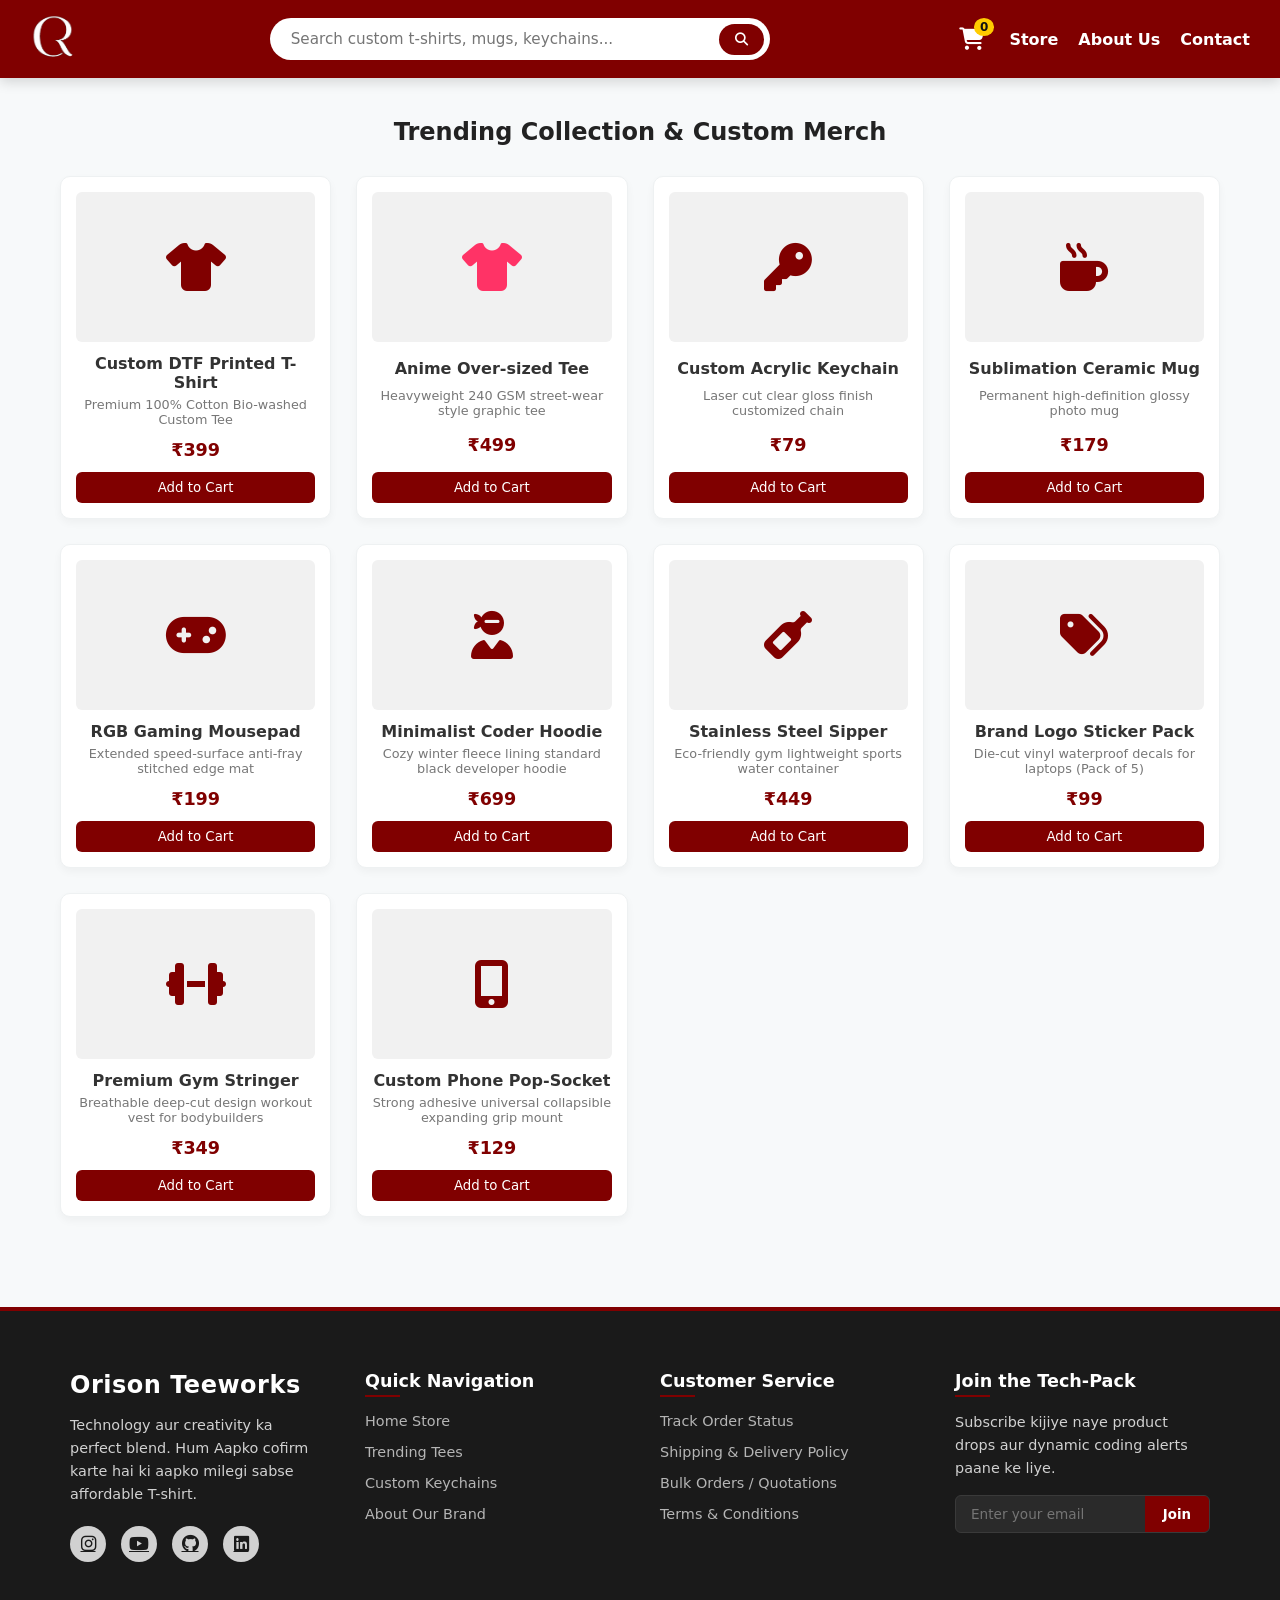
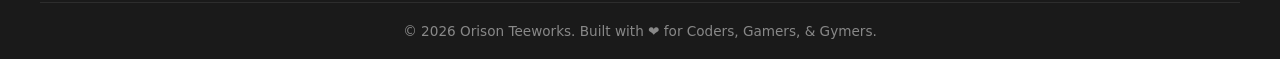
<file: index.html>
<!DOCTYPE html>
<html lang="en">
<head>
  <meta charset="UTF-8">
  <meta name="viewport" content="width=device-width, initial-scale=1.0">
  <title>Orison Teeworks | E-Commerce Store</title>
  <link rel="icon" href="images/lgm1.png" type="image/png">
  <link rel="stylesheet" href="style.css">
  <!-- FontAwesome Icons Library -->
  <link rel="stylesheet" href="https://cdnjs.cloudflare.com/ajax/libs/font-awesome/6.4.0/css/all.min.css">
</head>
<body>

  <!-- E-commerce Navbar -->
  <header>
    <div class="hdr-cntnt">
      <div class="logo">
        <a href="#"><img src="images/lg1.png" alt="Orison Logo" class="logo-img"></a>
      </div>
      
      <div class="search-container">
        <input type="text" placeholder="Search custom t-shirts, mugs, keychains..." id="search-input">
        <button id="search-btn"><i class="fas fa-search"></i></button>
      </div>
      
      <div class="header-actions">
        <!-- Interactive Cart Widget -->
        <div class="cart-box" id="cart-button">
          <i class="fas fa-shopping-cart"></i>
          <span class="cart-count" id="cart-count">0</span>
        </div>
        
        <div class="menu-toggle" id="mobile-menu">
          <span class="bar"></span>
          <span class="bar"></span>
          <span class="bar"></span>
        </div>

        <nav class="nav-links" id="nav-menu">
          <a href="#" class="hdr-snd">Store</a>
          <a href="about.html" class="hdr-snd">About Us</a>
          <a href="contact.html" class="hdr-snd">Contact</a>
        </nav>
      </div>
    </div>
  </header>

  <!-- Interactive Sliding Cart Drawer Widget -->
  <div class="cart-drawer" id="cart-drawer">
    <div class="drawer-header">
      <h3>Shopping Cart</h3>
      <span class="close-drawer" id="close-drawer">&times;</span>
    </div>
    <div class="drawer-content" id="drawer-items">
      <p class="empty-msg">Your cart is empty.</p>
    </div>
    <div class="drawer-footer">
        <!-- Customer Info Input Group -->
      <div class="customer-info-fields" style="margin-bottom: 15px;">
        <input type="text" id="cust-name" placeholder="Aapka Naam (Your Name)" style="width: 100%; padding: 8px 12px; margin-bottom: 8px; border: 1px solid #ccc; border-radius: 4px; outline: none;">
      </div>

      <div class="total-row">
        <span>Total Amount:</span>
        <span id="cart-total-price">₹0</span>
      </div>
      <!-- HTML Code line inside drawer-footer -->
<button class="checkout-btn" onclick="proceedToWhatsAppCheckout()">Checkout Now</button>
    </div>
  </div>

  <!-- Dynamic Product Inventory Showcase Grid -->
  <main class="store-showcase">
    <h2>Trending Collection & Custom Merch</h2>
    
    <div class="product-grid">
      <!-- Product 1 -->
      <div class="product-card" data-id="1" data-name="Custom DTF Printed T-Shirt" data-price="399">
        <div class="product-img-placeholder"><i class="fas fa-tshirt"></i></div>
        <h3>Custom DTF Printed T-Shirt</h3>
        <p class="desc">Premium 100% Cotton Bio-washed Custom Tee</p>
        <p class="price">₹399</p>
        <button class="add-to-cart-btn">Add to Cart</button>
      </div>

      <!-- Product 2 -->
      <div class="product-card" data-id="2" data-name="Anime Over-sized Tee" data-price="499">
        <div class="product-img-placeholder"><i class="fas fa-tshirt" style="color: #ff3366;"></i></div>
        <h3>Anime Over-sized Tee</h3>
        <p class="desc">Heavyweight 240 GSM street-wear style graphic tee</p>
        <p class="price">₹499</p>
        <button class="add-to-cart-btn">Add to Cart</button>
      </div>

      <!-- Product 3 -->
      <div class="product-card" data-id="3" data-name="Custom Acrylic Keychain" data-price="79">
        <div class="product-img-placeholder"><i class="fas fa-key"></i></div>
        <h3>Custom Acrylic Keychain</h3>
        <p class="desc">Laser cut clear gloss finish customized chain</p>
        <p class="price">₹79</p>
        <button class="add-to-cart-btn">Add to Cart</button>
      </div>

      <!-- Product 4 -->
      <div class="product-card" data-id="4" data-name="Sublimation Ceramic Mug" data-price="179">
        <div class="product-img-placeholder"><i class="fas fa-mug-hot"></i></div>
        <h3>Sublimation Ceramic Mug</h3>
        <p class="desc">Permanent high-definition glossy photo mug</p>
        <p class="price">₹179</p>
        <button class="add-to-cart-btn">Add to Cart</button>
      </div>

      <!-- Product 5 -->
      <div class="product-card" data-id="5" data-name="RGB Mechanical Gaming Mousepad" data-price="199">
        <div class="product-img-placeholder"><i class="fas fa-gamepad"></i></div>
        <h3>RGB Gaming Mousepad</h3>
        <p class="desc">Extended speed-surface anti-fray stitched edge mat</p>
        <p class="price">₹199</p>
        <button class="add-to-cart-btn">Add to Cart</button>
      </div>

      <!-- Product 6 -->
      <div class="product-card" data-id="6" data-name="Minimalist Coder Hoodie" data-price="699">
        <div class="product-img-placeholder"><i class="fas fa-user-ninja"></i></div>
        <h3>Minimalist Coder Hoodie</h3>
        <p class="desc">Cozy winter fleece lining standard black developer hoodie</p>
        <p class="price">₹699</p>
        <button class="add-to-cart-btn">Add to Cart</button>
      </div>

      <!-- Product 7 -->
      <div class="product-card" data-id="7" data-name="Custom Stainless Steel Sipper" data-price="449">
        <div class="product-img-placeholder"><i class="fas fa-wine-bottle"></i></div>
        <h3>Stainless Steel Sipper</h3>
        <p class="desc">Eco-friendly gym lightweight sports water container</p>
        <p class="price">₹449</p>
        <button class="add-to-cart-btn">Add to Cart</button>
      </div>

      <!-- Product 8 -->
      <div class="product-card" data-id="8" data-name="Custom Brand Logo Sticker Pack" data-price="99">
        <div class="product-img-placeholder"><i class="fas fa-tags"></i></div>
        <h3>Brand Logo Sticker Pack</h3>
        <p class="desc">Die-cut vinyl waterproof decals for laptops (Pack of 5)</p>
        <p class="price">₹99</p>
        <button class="add-to-cart-btn">Add to Cart</button>
      </div>

      <!-- Product 9 -->
      <div class="product-card" data-id="9" data-name="Premium Gym Stringer" data-price="349">
        <div class="product-img-placeholder"><i class="fas fa-dumbbell"></i></div>
        <h3>Premium Gym Stringer</h3>
        <p class="desc">Breathable deep-cut design workout vest for bodybuilders</p>
        <p class="price">₹349</p>
        <button class="add-to-cart-btn">Add to Cart</button>
      </div>

      <!-- Product 10 -->
      <div class="product-card" data-id="10" data-name="Custom Pop-Socket Gripper" data-price="129">
        <div class="product-img-placeholder"><i class="fas fa-mobile-alt"></i></div>
        <h3>Custom Phone Pop-Socket</h3>
        <p class="desc">Strong adhesive universal collapsible expanding grip mount</p>
        <p class="price">₹129</p>
        <button class="add-to-cart-btn">Add to Cart</button>
      </div>

    </div>
  </main>

  <!-- Premium E-Commerce Footer Section -->
  <footer>
    <div class="ftr-container">
      
      <!-- Column 1: Brand Intro & Social Handles -->
      <div class="ftr-col brand-info">
        <h3>Orison Teeworks</h3>
        <p>Technology aur creativity ka perfect blend. Hum Aapko cofirm karte hai ki aapko milegi sabse affordable T-shirt.</p>
        <div class="social-icons">
          <a href="https://www.instagram.com/orison_tworks/" target="_blank"><i class="fab fa-instagram"></i></a>
          <a href="#" target="_blank"><i class="fab fa-youtube"></i></a>
          <a href="#" target="_blank"><i class="fab fa-github"></i></a>
          <a href="#" target="_blank"><i class="fab fa-linkedin"></i></a>
        </div>
      </div>

      <!-- Column 2: Quick Links -->
      <div class="ftr-col">
        <h4>Quick Navigation</h4>
        <ul>
          <li><a href="#">Home Store</a></li>
          <li><a href="trending.html">Trending Tees</a></li>
          <li><a href="keychains.html">Custom Keychains</a></li>
          <li><a href="about.html">About Our Brand</a></li>
        </ul>
      </div>

      <!-- Column 3: Customer Support Services -->
      <div class="ftr-col">
        <h4>Customer Service</h4>
        <ul>
          <li><a href="track-order.html">Track Order Status</a></li>
          <li><a href="shipping.html">Shipping & Delivery Policy</a></li>
          <li><a href="bulk-orders.html">Bulk Orders / Quotations</a></li>
          <li><a href="terms.html">Terms & Conditions</a></li>
        </ul>
      </div>

      <!-- Column 4: Newsletter Dynamic Box -->
      <div class="ftr-col newsletter">
        <h4>Join the Tech-Pack</h4>
        <p>Subscribe kijiye naye product drops aur dynamic coding alerts paane ke liye.</p>
        <div class="subscribe-form">
          <input type="email" placeholder="Enter your email" id="ftr-email">
          <button type="button" onclick="alert('Awesome! Welcome to the inner circle.')">Join</button>
        </div>
      </div>

    </div>

    <!-- Copyright Layer Frame -->
    <div class="ftr-bottom">
      <p>&copy; 2026 Orison Teeworks. Built with ❤️ for Coders, Gamers, & Gymers.</p>
    </div>
  </footer>

  <script src="script.js"></script>
</body>
</html>
</file>
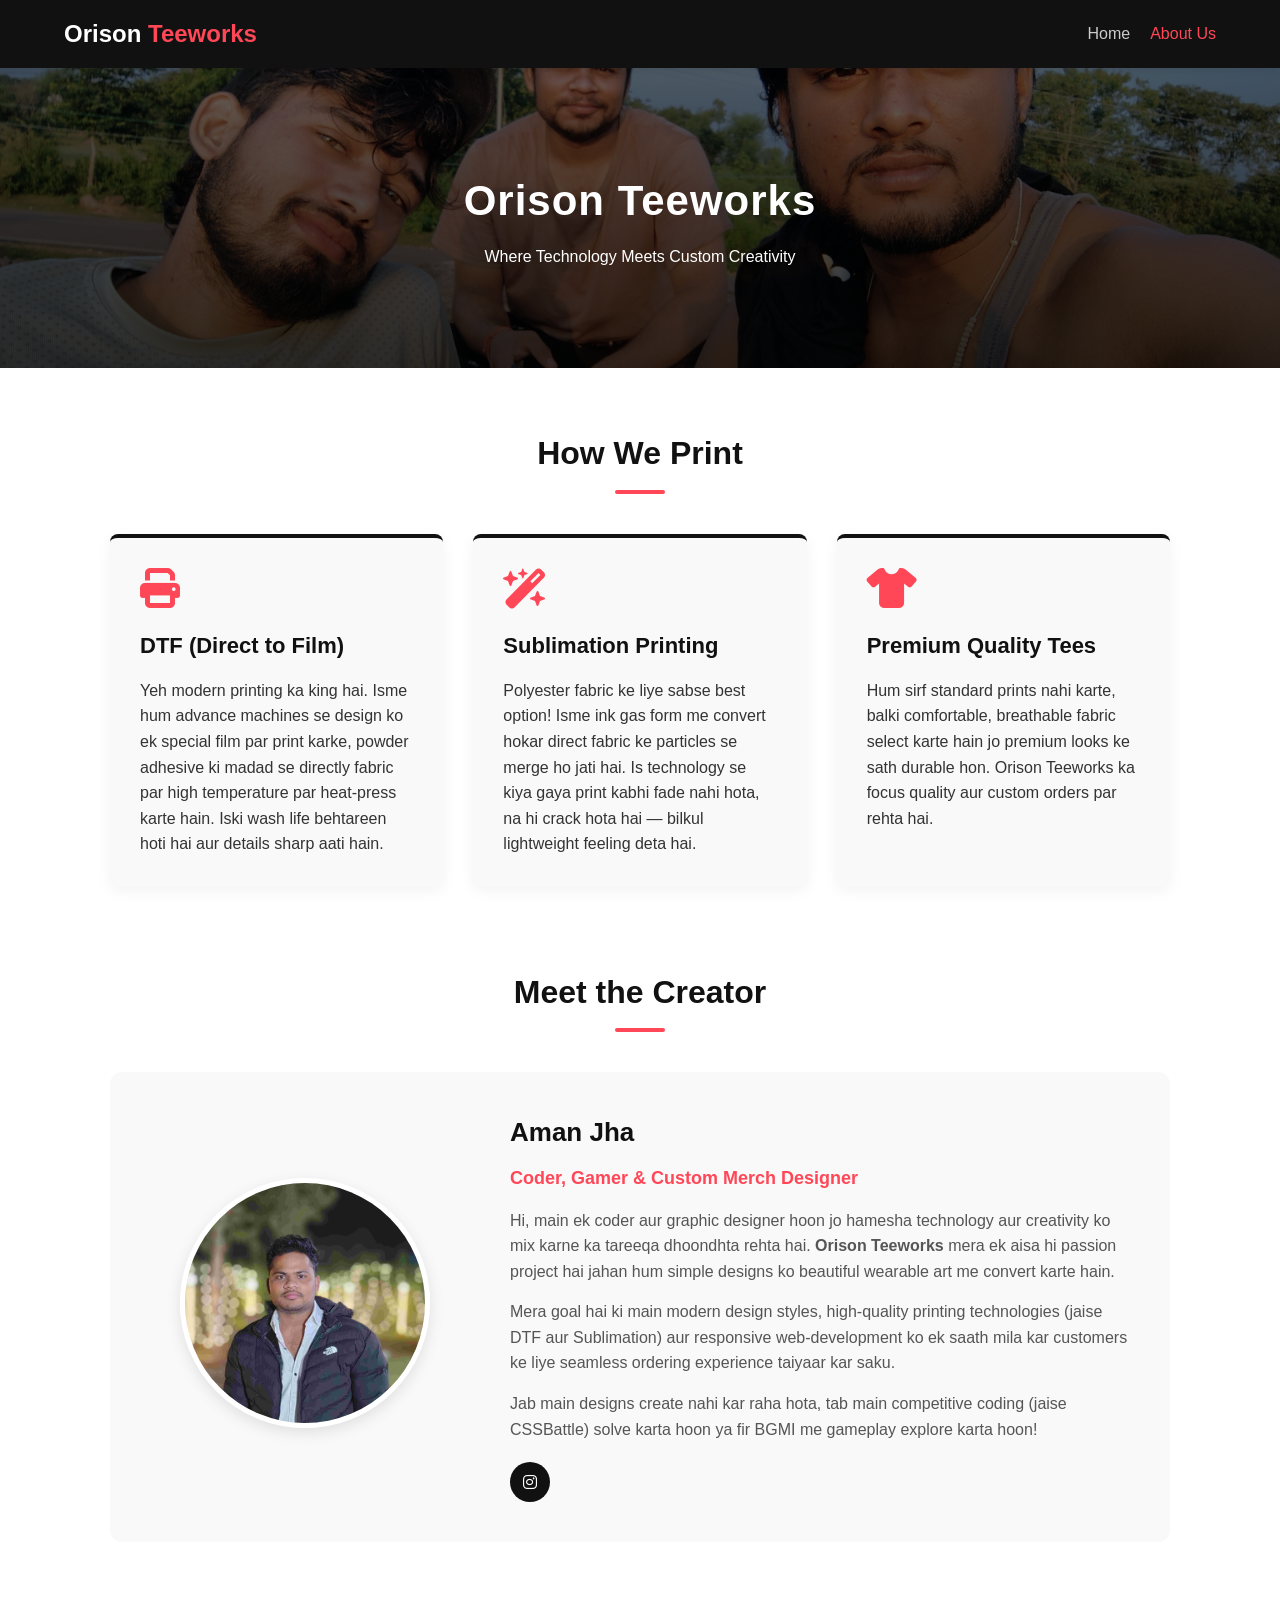
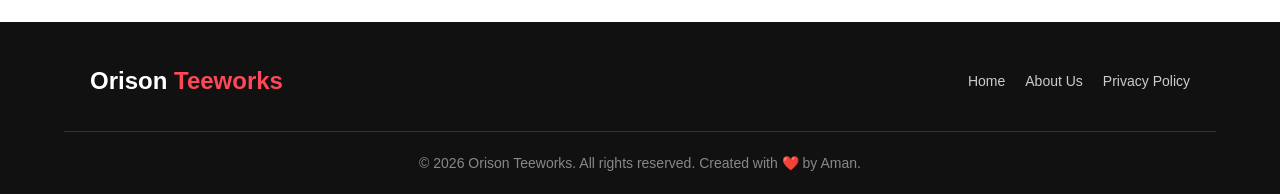
<file: about.html>
<!DOCTYPE html>
<html lang="en">
<head>
  <meta charset="UTF-8">
  <meta name="viewport" content="width=device-width, initial-scale=1.0">
  <title>About Us | Orison Teeworks</title>
  <link rel="icon" href="images/lgm1.png?v=2" type="image/png">
  <!-- FontAwesome for Icons -->
  <link rel="stylesheet" href="https://cdnjs.cloudflare.com/ajax/libs/font-awesome/6.4.0/css/all.min.css">
  <link rel="stylesheet" href="aboutstyle.css">
</head>
<body>

  <!-- HEADER -->
  <header>
    <a href="index.html" class="logo">Orison <span>Teeworks</span></a>
    <nav>
      <ul>
        <li><a href="index.html">Home</a></li>
        <li><a href="about.html" class="active">About Us</a></li>
      </ul>
    </nav>
  </header>

  <!-- HERO SECTION -->
  <section class="about-hero">
    <div>
      <h1>Orison Teeworks</h1>
      <p>Where Technology Meets Custom Creativity</p>
    </div>
  </section>

  <!-- MAIN CONTAINER -->
  <main class="container">
    
    <!-- SECTION 1: T-SHIRT PRINTING PROCESSES -->
    <h2 class="section-title">How We Print</h2>
    <div class="printing-grid">
      
      <!-- Card 1: DTF -->
      <div class="tech-card">
        <i class="fa-solid fa-print"></i>
        <h3>DTF (Direct to Film)</h3>
        <p>Yeh modern printing ka king hai. Isme hum advance machines se design ko ek special film par print karke, powder adhesive ki madad se directly fabric par high temperature par heat-press karte hain. Iski wash life behtareen hoti hai aur details sharp aati hain.</p>
      </div>

      <!-- Card 2: Sublimation -->
      <div class="tech-card">
        <i class="fa-solid fa-wand-magic-sparkles"></i>
        <h3>Sublimation Printing</h3>
        <p>Polyester fabric ke liye sabse best option! Isme ink gas form me convert hokar direct fabric ke particles se merge ho jati hai. Is technology se kiya gaya print kabhi fade nahi hota, na hi crack hota hai — bilkul lightweight feeling deta hai.</p>
      </div>

      <!-- Card 3: Custom Merch -->
      <div class="tech-card">
        <i class="fa-solid fa-shirt"></i>
        <h3>Premium Quality Tees</h3>
        <p>Hum sirf standard prints nahi karte, balki comfortable, breathable fabric select karte hain jo premium looks ke sath durable hon. Orison Teeworks ka focus quality aur custom orders par rehta hai.</p>
      </div>

    </div>

    <!-- SECTION 2: ABOUT THE CREATOR -->
    <h2 class="section-title">Meet the Creator</h2>
    <div class="about-me-wrapper">
      <div class="about-me-img">
        <!-- Tum yahan apni photo ka path laga sakte ho (assets/aman.jpg) -->
        <img src="images/Mngr-dsinr.jpg" alt="Aman Jha">
      </div>
      <div class="about-me-content">
        <h3>Aman Jha</h3>
        <div class="role">Coder, Gamer & Custom Merch Designer</div>
        <p>Hi, main ek coder aur graphic designer hoon jo hamesha technology aur creativity ko mix karne ka tareeqa dhoondhta rehta hai. <strong>Orison Teeworks</strong> mera ek aisa hi passion project hai jahan hum simple designs ko beautiful wearable art me convert karte hain.</p>
        <p>Mera goal hai ki main modern design styles, high-quality printing technologies (jaise DTF aur Sublimation) aur responsive web-development ko ek saath mila kar customers ke liye seamless ordering experience taiyaar kar saku.</p>
        <p>Jab main designs create nahi kar raha hota, tab main competitive coding (jaise CSSBattle) solve karta hoon ya fir BGMI me gameplay explore karta hoon!</p>
        
        <div class="social-links">
          <a href="https://www.instagram.com/orison_tworks/" target="_blank"><i class="fa-brands fa-instagram"></i></a>
          <!-- <a href="#" target="_blank"><i class="fa-brands fa-youtube"></i></a>
          <a href="#" target="_blank"><i class="fa-brands fa-github"></i></a> -->
        </div>
      </div>
    </div>

  </main>

  <!-- FOOTER -->
  <footer>
    <div class="footer-content">
      <div class="footer-logo">Orison <span>Teeworks</span></div>
      <div class="footer-links">
        <a href="index.html">Home</a>
        <a href="about.html">About Us</a>
        <a href="#">Privacy Policy</a>
      </div>
    </div>
    <div class="footer-bottom">
      &copy; 2026 Orison Teeworks. All rights reserved. Created with ❤️ by Aman.
    </div>
  </footer>

</body>
</html>
</file>
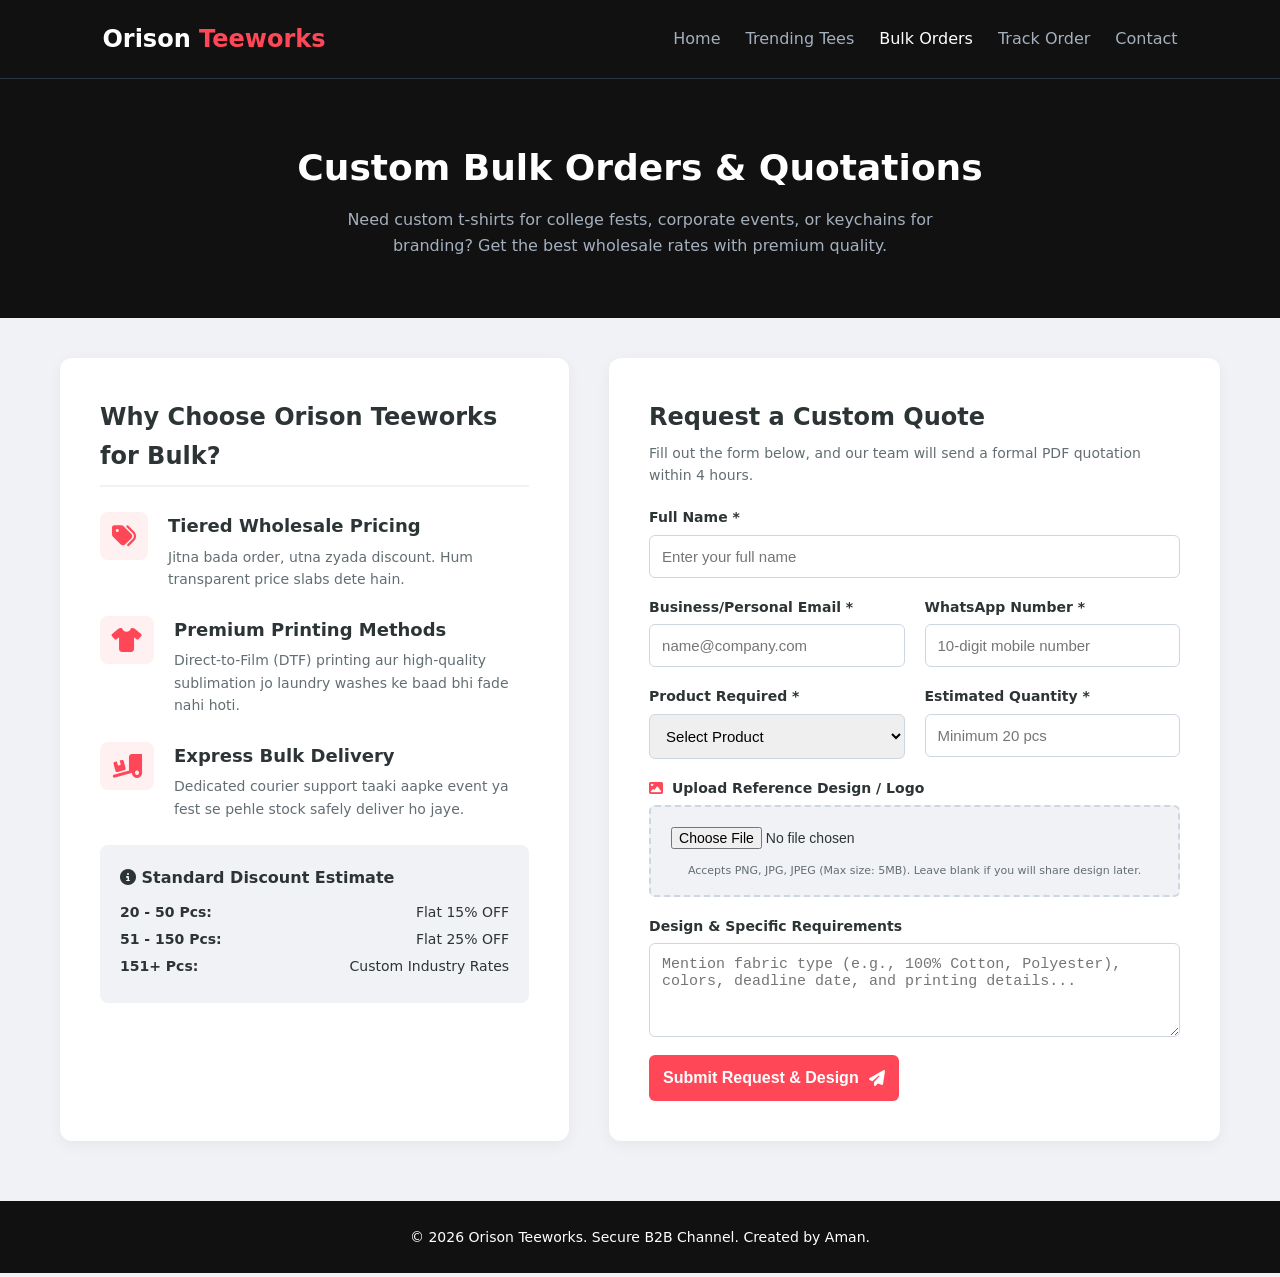
<file: bulk-orders.html>
<!DOCTYPE html>
<html lang="en">
<head>
  <meta charset="UTF-8">
  <meta name="viewport" content="width=device-width, initial-scale=1.0">
  <title>Bulk Orders & Quotations | Orison Teeworks</title>
  <link rel="stylesheet" href="https://cdnjs.cloudflare.com/ajax/libs/font-awesome/6.4.0/css/all.min.css">
  <link rel="stylesheet" href="bulk-style.css">
</head>
<body>

  <!-- HEADER -->
  <header>
    <a href="index.html" class="logo">Orison <span>Teeworks</span></a>
    <nav>
      <ul class="nav-links">
        <li><a href="index.html">Home</a></li>
        <li><a href="trending.html">Trending Tees</a></li>
        <li><a href="bulk-orders.html" class="active">Bulk Orders</a></li>
        <li><a href="track-order.html">Track Order</a></li>
        <li><a href="contact.html">Contact</a></li>
      </ul>
    </nav>
  </header>

  <!-- HERO SECTION -->
  <section class="bulk-hero">
    <h1>Custom Bulk Orders & Quotations</h1>
    <p>Need custom t-shirts for college fests, corporate events, or keychains for branding? Get the best wholesale rates with premium quality.</p>
  </section>

  <!-- MAIN CONTAINER -->
  <main class="bulk-container">
    
    <!-- LEFT SIDE: BENEFITS -->
    <div class="bulk-info">
      <h3>Why Choose Orison Teeworks for Bulk?</h3>
      
      <div class="benefit-item">
        <i class="fa-solid fa-tags"></i>
        <div>
          <h4>Tiered Wholesale Pricing</h4>
          <p>Jitna bada order, utna zyada discount. Hum transparent price slabs dete hain.</p>
        </div>
      </div>

      <div class="benefit-item">
        <i class="fa-solid fa-shirt"></i>
        <div>
          <h4>Premium Printing Methods</h4>
          <p>Direct-to-Film (DTF) printing aur high-quality sublimation jo laundry washes ke baad bhi fade nahi hoti.</p>
        </div>
      </div>

      <div class="benefit-item">
        <i class="fa-solid fa-truck-ramp-box"></i>
        <div>
          <h4>Express Bulk Delivery</h4>
          <p>Dedicated courier support taaki aapke event ya fest se pehle stock safely deliver ho jaye.</p>
        </div>
      </div>

      <div class="price-slabs">
        <h4><i class="fa-solid fa-circle-info"></i> Standard Discount Estimate</h4>
        <ul>
          <li><strong>20 - 50 Pcs:</strong> Flat 15% OFF</li>
          <li><strong>51 - 150 Pcs:</strong> Flat 25% OFF</li>
          <li><strong>151+ Pcs:</strong> Custom Industry Rates</li>
        </ul>
      </div>
    </div>

    <!-- RIGHT SIDE: SECURE FORM WITH FILE UPLOAD -->
<div class="bulk-form-wrapper">
  <h3>Request a Custom Quote</h3>
  <p style="color: var(--text-light); font-size: 14px; margin-bottom: 20px;">Fill out the form below, and our team will send a formal PDF quotation within 4 hours.</p>
  
  <!-- IMPORTANT: Added enctype for handling file uploads securely -->
  <form action="https://formsubmit.co/YOUR_EMAIL@EMAIL.COM" method="POST" enctype="multipart/form-data" id="bulkForm">
    
    <!-- Anti-Spam / Customization configuration -->
    <input type="hidden" name="_subject" value="New Bulk Order & Design Attachment - Orison Teeworks">
    <input type="hidden" name="_template" value="table">
    <input type="hidden" name="_captcha" value="false">

    <div class="form-group">
      <label for="fullName">Full Name *</label>
      <input type="text" name="Name" id="fullName" placeholder="Enter your full name" required>
    </div>

    <div class="form-row">
      <div class="form-group">
        <label for="email">Business/Personal Email *</label>
        <input type="email" name="Email" id="email" placeholder="name@company.com" required>
      </div>
      <div class="form-group">
        <label for="phone">WhatsApp Number *</label>
        <input type="tel" name="WhatsApp" id="phone" placeholder="10-digit mobile number" required>
      </div>
    </div>

    <div class="form-row">
      <div class="form-group">
        <label for="productType">Product Required *</label>
        <select name="Product_Type" id="productType" required>
          <option value="" disabled selected>Select Product</option>
          <option value="Custom T-Shirts">Custom T-Shirts</option>
          <option value="Custom Keychains">Custom Keychains</option>
          <option value="Custom Mugs">Custom Mugs</option>
          <option value="Mixed Merchandise">Mixed / Combo Deal</option>
        </select>
      </div>
      <div class="form-group">
        <label for="quantity">Estimated Quantity *</label>
        <input type="number" name="Quantity" id="quantity" min="20" placeholder="Minimum 20 pcs" required>
      </div>
    </div>

    <!-- NEW FILE UPLOAD FIELD -->
    <div class="form-group">
      <label for="designFile"><i class="fa-solid fa-image"></i> Upload Reference Design / Logo</label>
      <div class="file-upload-wrapper">
        <input type="file" name="Design_Attachment" id="designFile" accept="image/png, image/jpeg, image/jpg">
        <p class="file-hint">Accepts PNG, JPG, JPEG (Max size: 5MB). Leave blank if you will share design later.</p>
      </div>
    </div>

    <div class="form-group">
      <label for="requirements">Design & Specific Requirements</label>
      <textarea name="Requirements" id="requirements" rows="4" placeholder="Mention fabric type (e.g., 100% Cotton, Polyester), colors, deadline date, and printing details..."></textarea>
    </div>

    <button type="submit" class="submit-bulk-btn">
      <span>Submit Request & Design</span> <i class="fa-solid fa-paper-plane"></i>
    </button>
  </form>
</div>

  </main>

  <!-- FOOTER -->
  <footer>
    <div class="footer-bottom">
      &copy; 2026 Orison Teeworks. Secure B2B Channel. Created by Aman.
    </div>
  </footer>

</body>
</html>
</file>
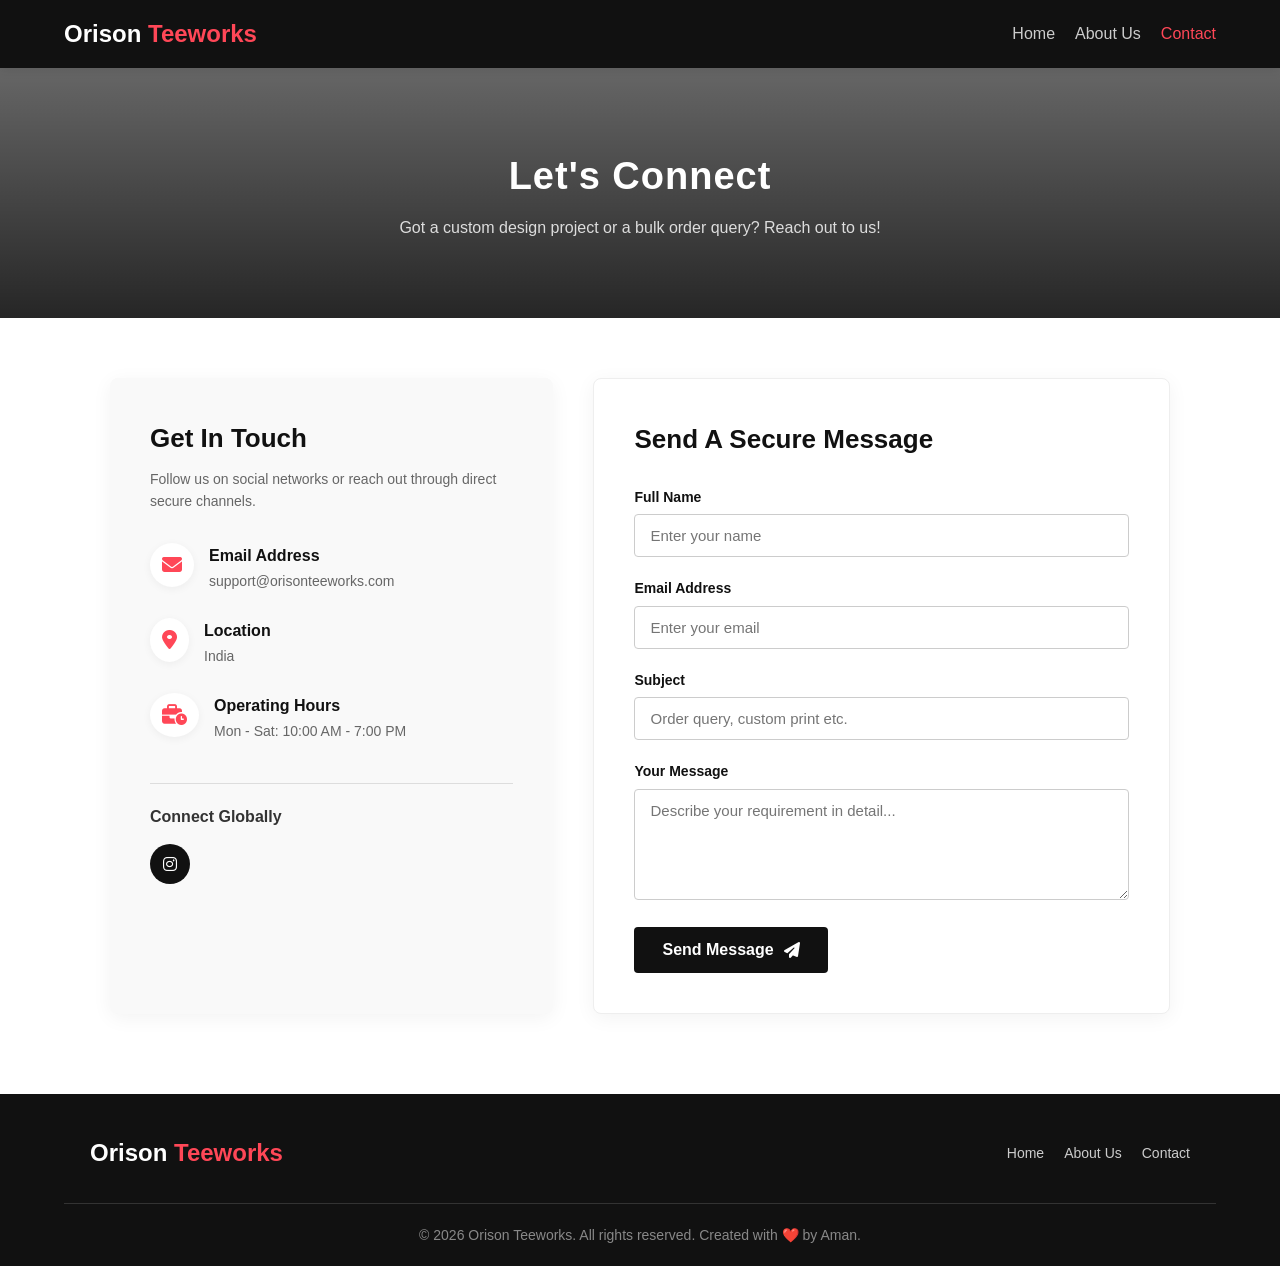
<file: contact.html>
<!DOCTYPE html>
<html lang="en">
<head>
  <meta charset="UTF-8">
  <meta name="viewport" content="width=device-width, initial-scale=1.0">
  <title>Contact Us | Orison Teeworks</title>
  <link rel="icon" href="images/lgm1.png" type="image/png">
  <!-- FontAwesome for Secure UI Icons -->
  <link rel="stylesheet" href="https://cdnjs.cloudflare.com/ajax/libs/font-awesome/6.4.0/css/all.min.css">
  <!-- Linking External Secure Stylesheet -->
  <link rel="stylesheet" href="contact-style.css">
</head>
<body>

  <!-- HEADER (Same as Main & About Page) -->
  <header>
    <a href="index.html" class="logo">Orison <span>Teeworks</span></a>
    <nav>
      <ul class="nav-links">
        <li><a href="index.html">Home</a></li>
        <li><a href="about.html">About Us</a></li>
        <li><a href="contact.html" class="active">Contact</a></li>
      </ul>
    </nav>
  </header>

  <!-- CONTACT HERO SECTION -->
  <section class="contact-hero">
    <div class="hero-overlay-content">
      <h1>Let's Connect</h1>
      <p>Got a custom design project or a bulk order query? Reach out to us!</p>
    </div>
  </section>

  <!-- MAIN CONTACT WRAPPER -->
  <main class="contact-container">
    <div class="contact-grid">
      
      <!-- Left Column: Business Info Panels -->
      <div class="contact-info-panel">
        <h2>Get In Touch</h2>
        <p class="panel-subtitle">Follow us on social networks or reach out through direct secure channels.</p>
        
        <div class="info-item">
          <i class="fa-solid fa-envelope"></i>
          <div>
            <h3>Email Address</h3>
            <p>support@orisonteeworks.com</p>
          </div>
        </div>

        <div class="info-item">
          <i class="fa-solid fa-location-dot"></i>
          <div>
            <h3>Location</h3>
            <p>India</p>
          </div>
        </div>

        <div class="info-item">
          <i class="fa-solid fa-business-time"></i>
          <div>
            <h3>Operating Hours</h3>
            <p>Mon - Sat: 10:00 AM - 7:00 PM</p>
          </div>
        </div>

        <div class="social-showcase">
          <h3>Connect Globally</h3>
          <div class="social-row">
            <a href="https://www.instagram.com/orison_tworks/" target="_blank" rel="noopener noreferrer" aria-label="Instagram"><i class="fa-brands fa-instagram"></i></a>
            <!-- <a href="#" target="_blank" rel="noopener noreferrer" aria-label="YouTube"><i class="fa-brands fa-youtube"></i></a>
            <a href="#" target="_blank" rel="noopener noreferrer" aria-label="GitHub"><i class="fa-brands fa-github"></i></a> -->
          </div>
        </div>
      </div>

      <!-- Right Column: Sanitized Secure Form -->
      <div class="contact-form-panel">
        <h2>Send A Secure Message</h2>
        <form id="secureContactForm" onsubmit="handleFormSubmission(event)">
          
          <div class="input-group">
            <label for="userName">Full Name</label>
            <input type="text" id="userName" required placeholder="Enter your name" autocomplete="name">
          </div>

          <div class="input-group">
            <label for="userEmail">Email Address</label>
            <input type="email" id="userEmail" required placeholder="Enter your email" autocomplete="email">
          </div>

          <div class="input-group">
            <label for="msgSubject">Subject</label>
            <input type="text" id="msgSubject" required placeholder="Order query, custom print etc.">
          </div>

          <div class="input-group">
            <label for="userMessage">Your Message</label>
            <textarea id="userMessage" rows="5" required placeholder="Describe your requirement in detail..."></textarea>
          </div>

          <button type="submit" class="submit-btn">Send Message <i class="fa-solid fa-paper-plane"></i></button>
        </form>
      </div>

    </div>
  </main>

  <!-- FOOTER (Same as Main & About Page) -->
  <footer>
    <div class="footer-content">
      <div class="footer-logo">Orison <span>Teeworks</span></div>
      <div class="footer-links">
        <a href="index.html">Home</a>
        <a href="about.html">About Us</a>
        <a href="contact.html">Contact</a>
      </div>
    </div>
    <div class="footer-bottom">
      &copy; 2026 Orison Teeworks. All rights reserved. Created with ❤️ by Aman.
    </div>
  </footer>

  <!-- Script for Handling Submission Safely -->
  <script>
    function handleFormSubmission(event) {
      event.preventDefault();
      
      // XSS Injection Mitigation Strategy (Sanitization)
      const name = document.getElementById('userName').value.trim().replace(/</g, "&lt;").replace(/>/g, "&gt;");
      const email = document.getElementById('userEmail').value.trim();
      const subject = document.getElementById('msgSubject').value.trim().replace(/</g, "&lt;").replace(/>/g, "&gt;");
      const message = document.getElementById('userMessage').value.trim().replace(/</g, "&lt;").replace(/>/g, "&gt;");

      // Dynamic Private Contact String Formulation (GitHub Safe)
      const p1 = "91";
      const p2 = "80850";
      const p3 = "29790";
      const targetPhone = p1 + p2 + p3;

      let customWhatsAppText = `*📬 NEW INQUIRY RECEIVED*\n`;
      customWhatsAppText += `=============================\n`;
      customWhatsAppText += `👤 *Name:* ${name}\n`;
      customWhatsAppText += `📧 *Email:* ${email}\n`;
      customWhatsAppText += `📌 *Subject:* ${subject}\n`;
      customWhatsAppText += `=============================\n\n`;
      customWhatsAppText += `💬 *Message:* ${message}`;

      const encodedMessage = encodeURIComponent(customWhatsAppText);
      
      // Verification check before opening new process window
      if(targetPhone.includes("XXXXX")) {
         alert("Form Setup Success! Local test successful. (Aman, code me apna real split number add karein redirect chalane ke liye!)");
      } else {
         window.open(`https://wa.me/${targetPhone}?text=${encodedMessage}`, '_blank', 'noopener,noreferrer');
      }
      
      document.getElementById('secureContactForm').reset();
    }
  </script>
</body>
</html>
</file>
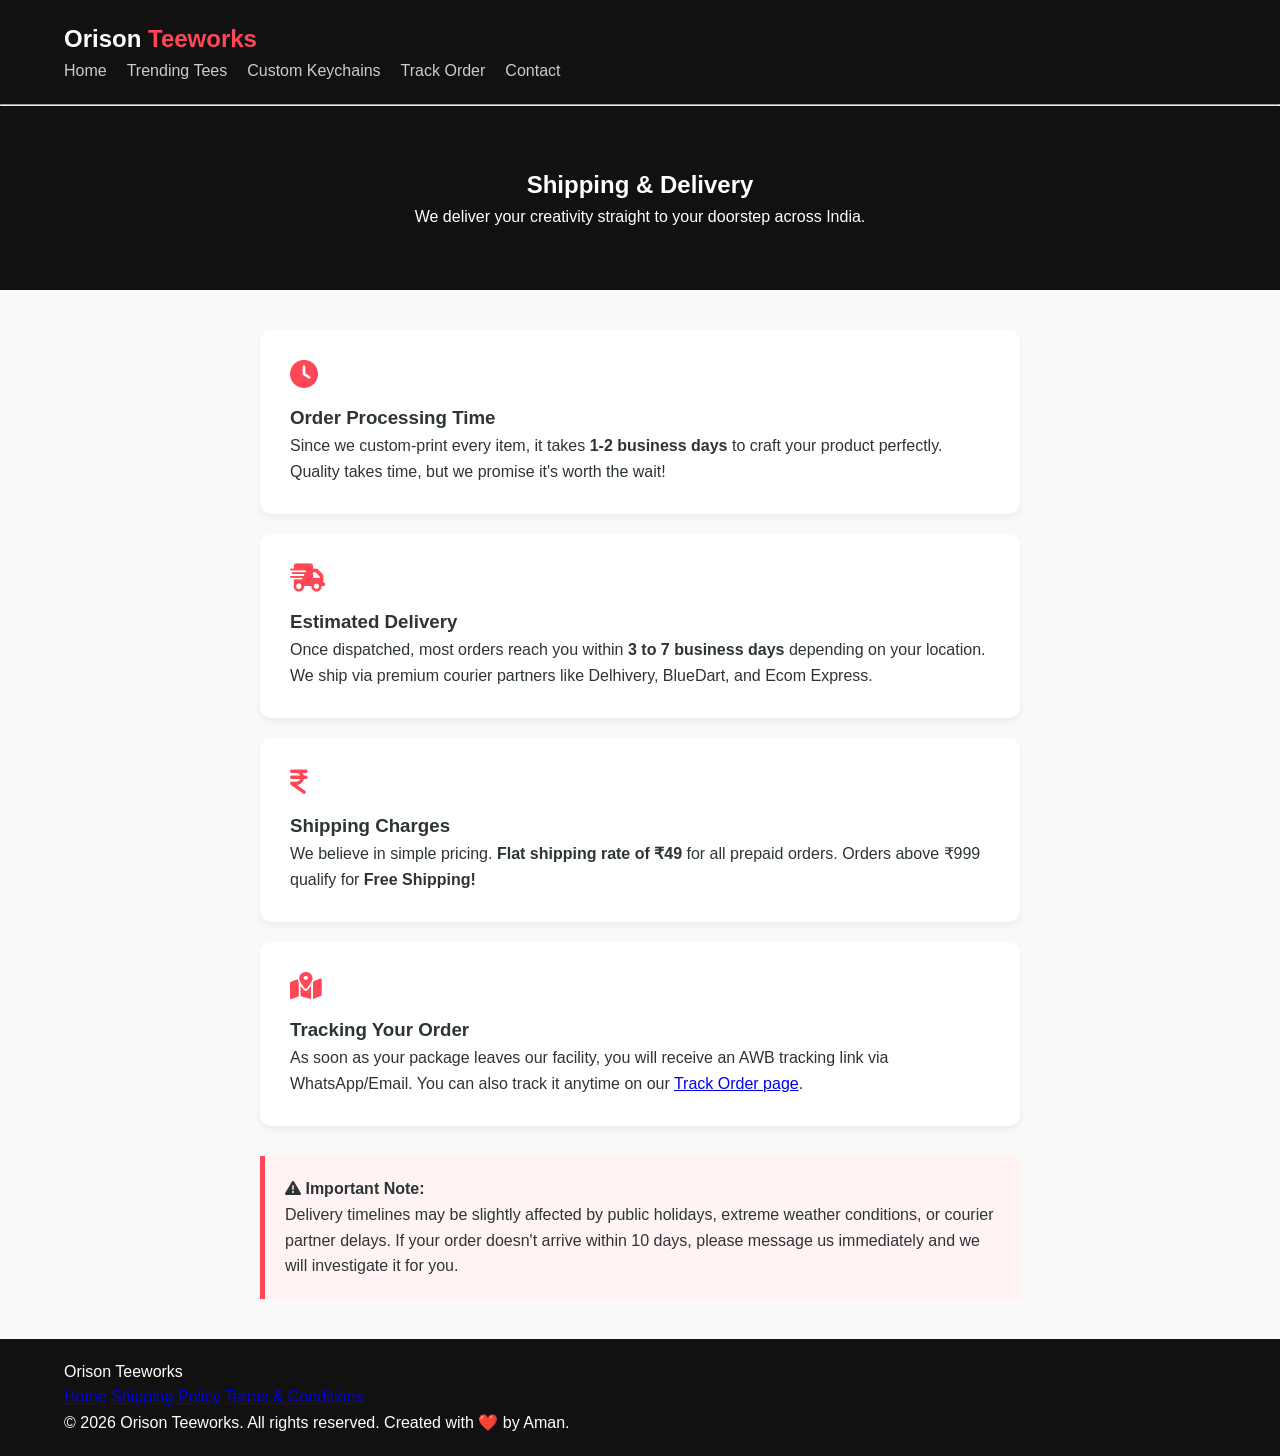
<file: shipping.html>
<!DOCTYPE html>
<html lang="en">
<head>
  <meta charset="UTF-8">
  <meta name="viewport" content="width=device-width, initial-scale=1.0">
  <title>Shipping & Delivery | Orison Teeworks</title>
  <link rel="stylesheet" href="https://cdnjs.cloudflare.com/ajax/libs/font-awesome/6.4.0/css/all.min.css">
  <link rel="stylesheet" href="shipping-style.css">
</head>
<body>

  <!-- HEADER -->
  <header>
    <a href="index.html" class="logo">Orison <span>Teeworks</span></a>
    <nav>
      <ul class="nav-links">
        <li><a href="index.html">Home</a></li>
        <li><a href="trending.html">Trending Tees</a></li>
        <li><a href="keychains.html">Custom Keychains</a></li>
        <li><a href="track-order.html">Track Order</a></li>
        <li><a href="contact.html">Contact</a></li>
      </ul>
    </nav>
  </header>
  <hr>
  <!-- SHIPPING HERO -->
  <section class="shipping-hero">
    <h1>Shipping & Delivery</h1>
    <p>We deliver your creativity straight to your doorstep across India.</p>
  </section>

  <!-- CONTENT -->
  <main class="shipping-container">
    
    <div class="policy-card">
      <i class="fa-solid fa-clock"></i>
      <h3>Order Processing Time</h3>
      <p>Since we custom-print every item, it takes <strong>1-2 business days</strong> to craft your product perfectly. Quality takes time, but we promise it's worth the wait!</p>
    </div>

    <div class="policy-card">
      <i class="fa-solid fa-truck-fast"></i>
      <h3>Estimated Delivery</h3>
      <p>Once dispatched, most orders reach you within <strong>3 to 7 business days</strong> depending on your location. We ship via premium courier partners like Delhivery, BlueDart, and Ecom Express.</p>
    </div>

    <div class="policy-card">
      <i class="fa-solid fa-indian-rupee-sign"></i>
      <h3>Shipping Charges</h3>
      <p>We believe in simple pricing. <strong>Flat shipping rate of ₹49</strong> for all prepaid orders. Orders above ₹999 qualify for <strong>Free Shipping!</strong></p>
    </div>

    <div class="policy-card">
      <i class="fa-solid fa-map-location-dot"></i>
      <h3>Tracking Your Order</h3>
      <p>As soon as your package leaves our facility, you will receive an AWB tracking link via WhatsApp/Email. You can also track it anytime on our <a href="track-order.html">Track Order page</a>.</p>
    </div>

    <div class="important-note">
      <h4><i class="fa-solid fa-triangle-exclamation"></i> Important Note:</h4>
      <p>Delivery timelines may be slightly affected by public holidays, extreme weather conditions, or courier partner delays. If your order doesn't arrive within 10 days, please message us immediately and we will investigate it for you.</p>
    </div>

  </main>

  <!-- FOOTER -->
  <footer>
    <div class="footer-content">
      <div class="footer-logo">Orison <span>Teeworks</span></div>
      <div class="footer-links">
        <a href="index.html">Home</a>
        <a href="shipping.html">Shipping Policy</a>
        <a href="terms.html">Terms & Conditions</a>
      </div>
    </div>
    <div class="footer-bottom">
      &copy; 2026 Orison Teeworks. All rights reserved. Created with ❤️ by Aman.
    </div>
  </footer>

</body>
</html>
</file>
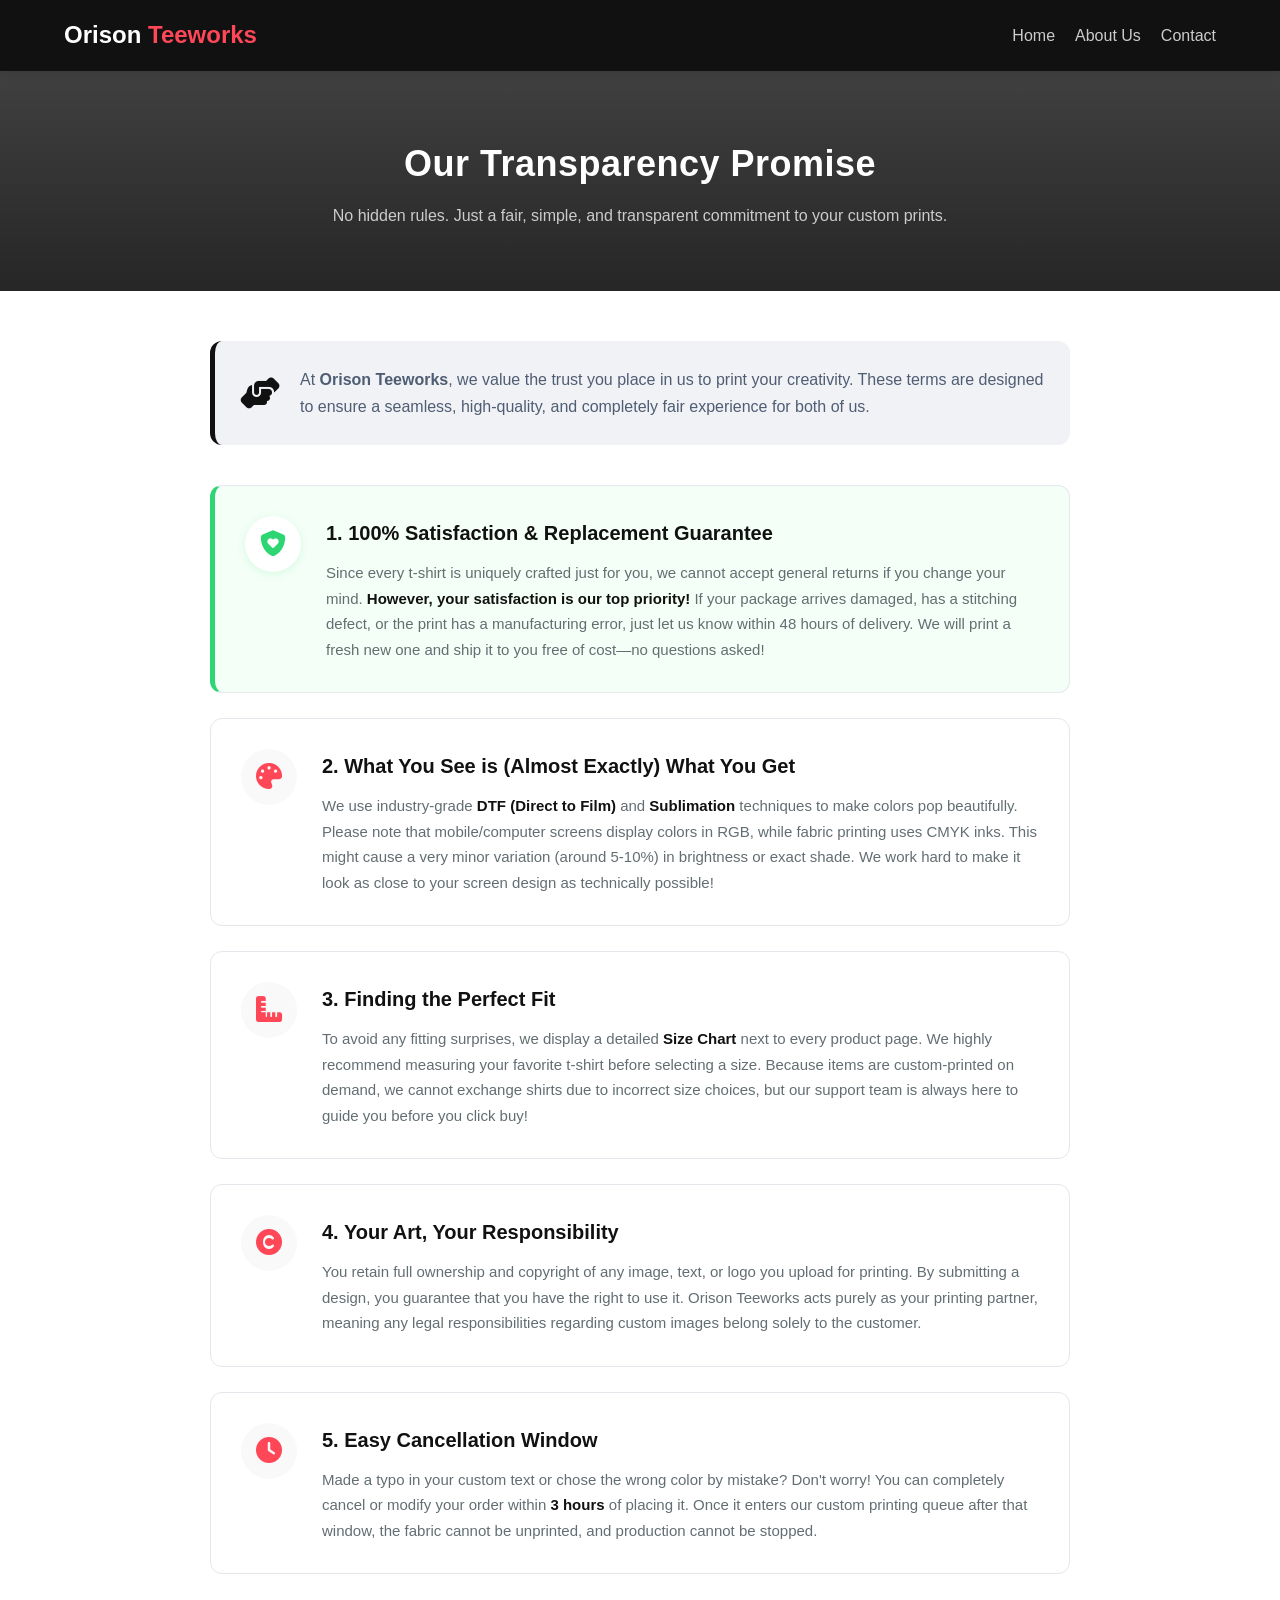
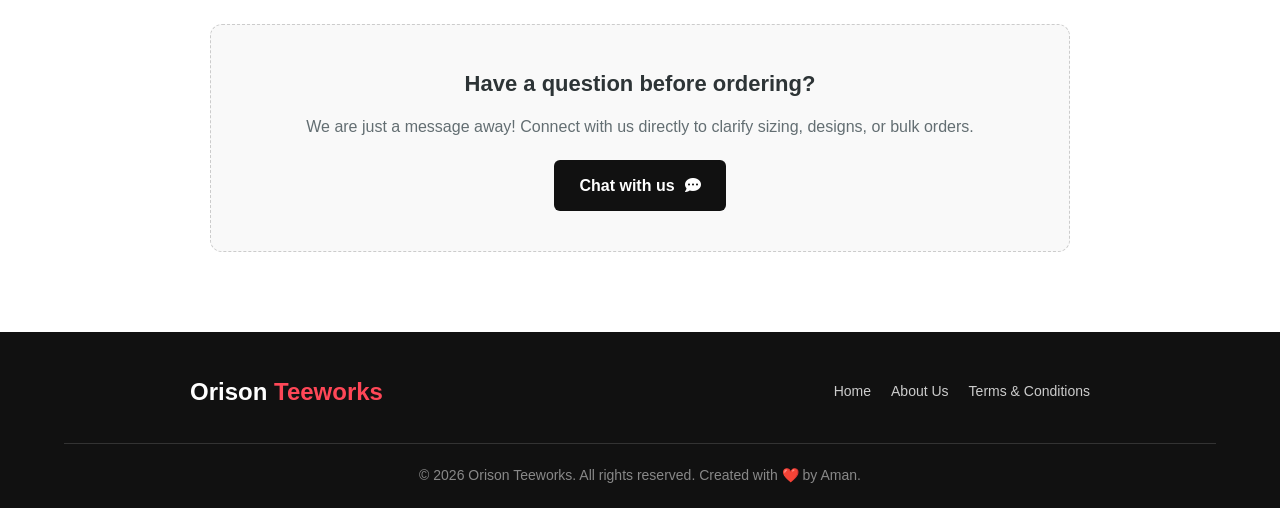
<file: terms.html>
<!DOCTYPE html>
<html lang="en">
<head>
  <meta charset="UTF-8">
  <meta name="viewport" content="width=device-width, initial-scale=1.0">
  <title>Terms & Conditions | Orison Teeworks</title>
  <!-- FontAwesome Icons -->
  <link rel="stylesheet" href="https://cdnjs.cloudflare.com/ajax/libs/font-awesome/6.4.0/css/all.min.css">
  <!-- Linking External Stylesheet -->
  <link rel="stylesheet" href="terms-style.css">
</head>
<body>

  <!-- HEADER (Same as your other pages) -->
  <header>
    <a href="index.html" class="logo">Orison <span>Teeworks</span></a>
    <nav>
      <ul class="nav-links">
        <li><a href="index.html">Home</a></li>
        <li><a href="about.html">About Us</a></li>
        <li><a href="contact.html">Contact</a></li>
      </ul>
    </nav>
  </header>

  <!-- TERMS HERO SECTION -->
  <section class="terms-hero">
    <div class="hero-content">
      <h1>Our Transparency Promise</h1>
      <p>No hidden rules. Just a fair, simple, and transparent commitment to your custom prints.</p>
    </div>
  </section>

  <!-- TERMS CONTENT CONTAINER -->
  <main class="terms-container">
    
    <div class="intro-box">
      <i class="fa-solid fa-handshake-angle"></i>
      <p>At <strong>Orison Teeworks</strong>, we value the trust you place in us to print your creativity. These terms are designed to ensure a seamless, high-quality, and completely fair experience for both of us.</p>
    </div>

    <!-- The Policy Cards Structure -->
    <div class="policy-stack">
      
      <!-- Card 1: The Quality & Replacement Policy -->
      <div class="policy-card highlight">
        <div class="card-icon"><i class="fa-solid fa-shield-heart"></i></div>
        <div class="card-text">
          <h2>1. 100% Satisfaction & Replacement Guarantee</h2>
          <p>Since every t-shirt is uniquely crafted just for you, we cannot accept general returns if you change your mind. <strong>However, your satisfaction is our top priority!</strong> If your package arrives damaged, has a stitching defect, or the print has a manufacturing error, just let us know within 48 hours of delivery. We will print a fresh new one and ship it to you free of cost—no questions asked!</p>
        </div>
      </div>

      <!-- Card 2: Design and Color Accuracy -->
      <div class="policy-card">
        <div class="card-icon"><i class="fa-solid fa-palette"></i></div>
        <div class="card-text">
          <h2>2. What You See is (Almost Exactly) What You Get</h2>
          <p>We use industry-grade <strong>DTF (Direct to Film)</strong> and <strong>Sublimation</strong> techniques to make colors pop beautifully. Please note that mobile/computer screens display colors in RGB, while fabric printing uses CMYK inks. This might cause a very minor variation (around 5-10%) in brightness or exact shade. We work hard to make it look as close to your screen design as technically possible!</p>
        </div>
      </div>

      <!-- Card 3: Sizing Chart Guidance -->
      <div class="policy-card">
        <div class="card-icon"><i class="fa-solid fa-ruler-combined"></i></div>
        <div class="card-text">
          <h2>3. Finding the Perfect Fit</h2>
          <p>To avoid any fitting surprises, we display a detailed <strong>Size Chart</strong> next to every product page. We highly recommend measuring your favorite t-shirt before selecting a size. Because items are custom-printed on demand, we cannot exchange shirts due to incorrect size choices, but our support team is always here to guide you before you click buy!</p>
        </div>
      </div>

      <!-- Card 4: Design Copyright Ownership -->
      <div class="policy-card">
        <div class="card-icon"><i class="fa-solid fa-copyright"></i></div>
        <div class="card-text">
          <h2>4. Your Art, Your Responsibility</h2>
          <p>You retain full ownership and copyright of any image, text, or logo you upload for printing. By submitting a design, you guarantee that you have the right to use it. Orison Teeworks acts purely as your printing partner, meaning any legal responsibilities regarding custom images belong solely to the customer.</p>
        </div>
      </div>

      <!-- Card 5: Smart Cancellation Window -->
      <div class="policy-card">
        <div class="card-icon"><i class="fa-solid fa-clock"></i></div>
        <div class="card-text">
          <h2>5. Easy Cancellation Window</h2>
          <p>Made a typo in your custom text or chose the wrong color by mistake? Don't worry! You can completely cancel or modify your order within <strong>3 hours</strong> of placing it. Once it enters our custom printing queue after that window, the fabric cannot be unprinted, and production cannot be stopped.</p>
        </div>
      </div>

    </div>

    <!-- Customer Friendly Bottom Banner -->
    <div class="satisfaction-banner">
      <h3>Have a question before ordering?</h3>
      <p>We are just a message away! Connect with us directly to clarify sizing, designs, or bulk orders.</p>
      <a href="contact.html" class="contact-btn">Chat with us <i class="fa-solid fa-comment-dots"></i></a>
    </div>

  </main>

  <!-- FOOTER (Same as your other pages) -->
  <footer>
    <div class="footer-content">
      <div class="footer-logo">Orison <span>Teeworks</span></div>
      <div class="footer-links">
        <a href="index.html">Home</a>
        <a href="about.html">About Us</a>
        <a href="terms.html">Terms & Conditions</a>
      </div>
    </div>
    <div class="footer-bottom">
      &copy; 2026 Orison Teeworks. All rights reserved. Created with ❤️ by Aman.
    </div>
  </footer>

</body>
</html>
</file>
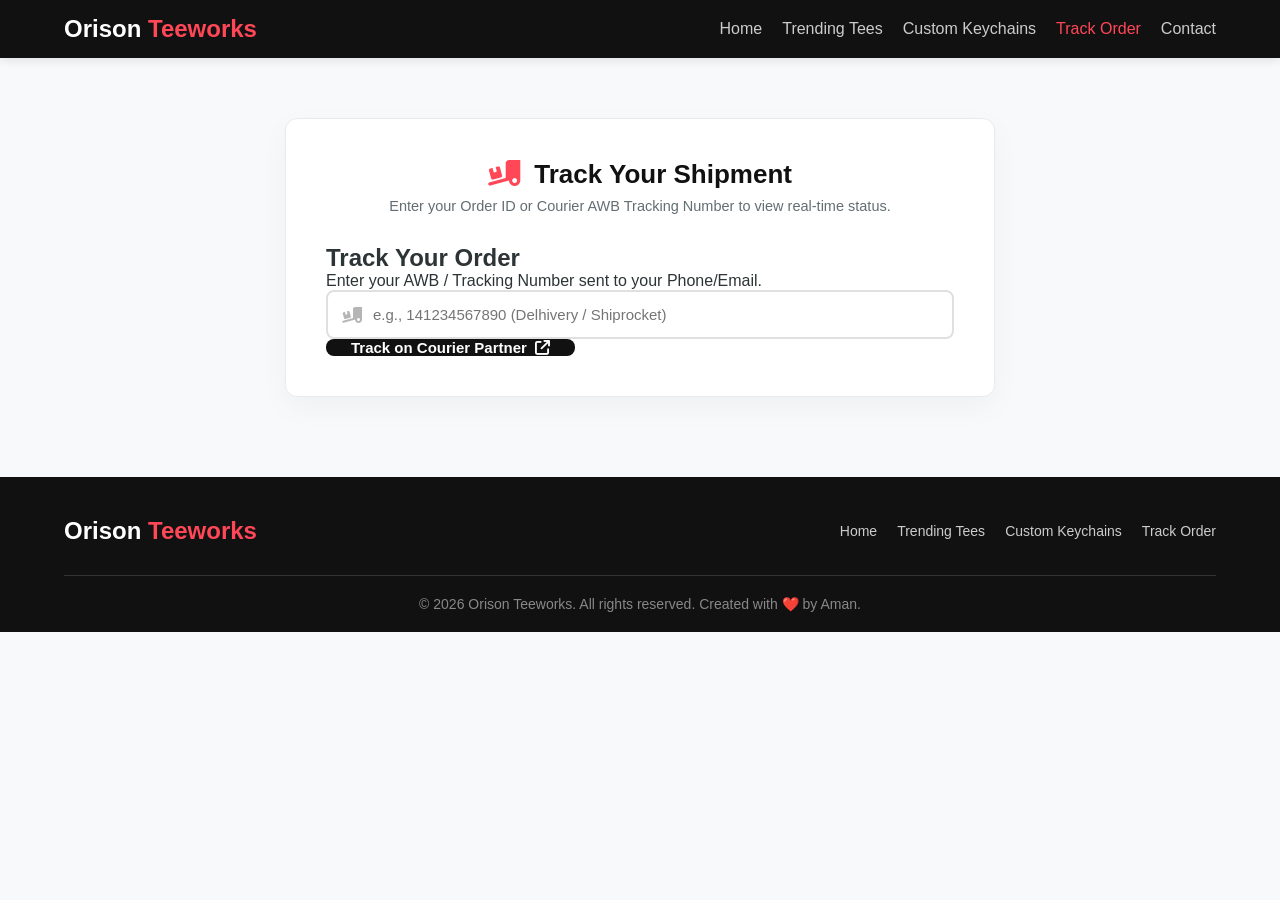
<file: track-order.html>
<!DOCTYPE html>
<html lang="en">
<head>
  <meta charset="UTF-8">
  <meta name="viewport" content="width=device-width, initial-scale=1.0">
  <title>Track Your Order | Orison Teeworks</title>
  <!-- FontAwesome Icons for UI & Tracker States -->
  <link rel="stylesheet" href="https://cdnjs.cloudflare.com/ajax/libs/font-awesome/6.4.0/css/all.min.css">
  <!-- External Stylesheet Link -->
  <link rel="stylesheet" href="track-style.css">
</head>
<body>

  <!-- HEADER (Same Layout as Keychains & Main Pages) -->
  <header>
    <a href="index.html" class="logo">Orison <span>Teeworks</span></a>
    <nav>
      <ul class="nav-links">
        <li><a href="index.html">Home</a></li>
        <li><a href="trending.html">Trending Tees</a></li>
        <li><a href="keychains.html">Custom Keychains</a></li>
        <li><a href="track-order.html" class="active">Track Order</a></li>
        <li><a href="contact.html">Contact</a></li>
      </ul>
    </nav>
  </header>

  <!-- TRACKER CORE INTERACTION ZONE -->
  <main class="tracker-container">
    <div class="tracker-card">
      <div class="tracker-header">
        <h2><i class="fa-solid fa-truck-ramp-box"></i> Track Your Shipment</h2>
        <p>Enter your Order ID or Courier AWB Tracking Number to view real-time status.</p>
      </div>

      <!-- INPUT FIELD CONTROLS -->
      <!-- TRACKING FORM SECTION -->
      <section class="tracking-section">
        <div class="tracking-box">
          <h2>Track Your Order</h2>
          <p>Enter your AWB / Tracking Number sent to your Phone/Email.</p>
          
          <form id="courierTrackForm" onsubmit="redirectToCourier(event)">
            <div class="input-group">
              <i class="fa-solid fa-truck-ramp-box input-icon"></i>
              <input type="text" id="trackingNumber" placeholder="e.g., 141234567890 (Delhivery / Shiprocket)" required>
            </div>
            
            <button type="submit" class="track-btn">
              <span>Track on Courier Partner</span> <i class="fa-solid fa-arrow-up-right-from-square"></i>
            </button>
          </form>
        </div>
      </section>

      <!-- DYNAMIC STATUS CONTAINER (Hidden by Default, Populates via JavaScript) -->
      <div id="trackingResult" class="tracking-result hidden">
        
        <div class="order-meta">
          <div>
            <span class="meta-label">Order Reference</span>
            <h4 id="resOrderID">ORISON-98214</h4>
          </div>
          <div>
            <span class="meta-label">Courier Partner</span>
            <h4 id="resCourier">Delhivery (Express)</h4>
          </div>
          <div>
            <span class="meta-label">Est. Delivery</span>
            <h4 id="resDeliveryDate">July 20, 2026</h4>
          </div>
        </div>

        <!-- PROGRESS STEPS LAYOUT -->
        <div class="progress-track">
          
          <div class="step step-active" id="step-placed">
            <div class="step-icon-wrapper"><i class="fa-solid fa-receipt"></i></div>
            <div class="step-text">
              <h5>Order Placed</h5>
              <p id="time-placed">July 15, 10:30 AM</p>
            </div>
          </div>

          <div class="step step-active" id="step-packed">
            <div class="step-icon-wrapper"><i class="fa-solid fa-box-open"></i></div>
            <div class="step-text">
              <h5>Packed & Ready</h5>
              <p id="time-packed">July 15, 4:45 PM</p>
            </div>
          </div>

          <div class="step" id="step-shipped">
            <div class="step-icon-wrapper"><i class="fa-solid fa-truck-fast"></i></div>
            <div class="step-text">
              <h5>In Transit</h5>
              <p id="time-shipped">Processing...</p>
            </div>
          </div>

          <div class="step" id="step-delivered">
            <div class="step-icon-wrapper"><i class="fa-solid fa-house-chimney-user"></i></div>
            <div class="step-text">
              <h5>Out for Delivery</h5>
              <p id="time-delivered">Pending</p>
            </div>
          </div>

        </div> <!-- End of Progress Track -->

        <!-- SUPPORT FALLBACK INTERACTION -->
        <div class="tracker-support-box">
          <p><i class="fa-solid fa-circle-info"></i> Delivery me koi issue hai? Hamare WhatsApp support panel se direct help lein.</p>
          <a id="whatsappSupportBtn" href="#" target="_blank" class="whatsapp-support"><i class="fa-brands fa-whatsapp"></i> Chat With Support</a>
        </div>

      </div> <!-- End of Result Container -->

      <!-- ERROR STATE CONSOLE -->
      <div id="trackingError" class="tracking-error hidden">
        <i class="fa-solid fa-circle-exclamation error-icon"></i>
        <h4>Order ID Not Found</h4>
        <p>Hamein is ID se koi order nahi mila. Please ensure spelling sahi ho ya phir confirmation message check karein.</p>
      </div>

    </div>
  </main>

  <!-- FOOTER (Same Layout as Keychains & Main Pages) -->
  <footer>
    <div class="footer-content">
      <div class="footer-logo">Orison <span>Teeworks</span></div>
      <div class="footer-links">
        <a href="index.html">Home</a>
        <a href="trending.html">Trending Tees</a>
        <a href="keychains.html">Custom Keychains</a>
        <a href="track-order.html">Track Order</a>
      </div>
    </div>
    <div class="footer-bottom">
      &copy; 2026 Orison Teeworks. All rights reserved. Created with ❤️ by Aman.
    </div>
  </footer>

  <!-- REAL-WORLD SCRIPT INTEGRATION & MOCK DATA -->
  <script>
    // Mock Database Engine for testing (In production, replace this with a real fetch API request to Shiprocket/Delhivery/Meesho API)
    const mockOrderDatabase = {
      "ORISON-98214": {
        courier: "Delhivery (Express)",
        estDelivery: "July 20, 2026",
        currentStatus: "packed", // Options: placed, packed, shipped, delivered
        placedTime: "July 15, 10:30 AM",
        packedTime: "July 15, 4:45 PM",
        shippedTime: "In Transit...",
        deliveredTime: "Pending"
      },
      "ORISON-10254": {
        courier: "Bluedart Premium",
        estDelivery: "July 18, 2026",
        currentStatus: "shipped",
        placedTime: "July 14, 09:00 AM",
        packedTime: "July 14, 02:15 PM",
        shippedTime: "July 15, 08:00 AM",
        deliveredTime: "Out for Delivery"
      }
    };

    function handleTracking(event) {
      event.preventDefault();
      
      const inputVal = document.getElementById('orderInput').value.trim();
      const resultBox = document.getElementById('trackingResult');
      const errorBox = document.getElementById('trackingError');

      // Form layout components reset
      resultBox.classList.add('hidden');
      errorBox.classList.add('hidden');

      if (mockOrderDatabase[inputVal]) {
        const orderData = mockOrderDatabase[inputVal];
        
        // Populate static UI nodes
        document.getElementById('resOrderID').innerText = inputVal;
        document.getElementById('resCourier').innerText = orderData.courier;
        document.getElementById('resDeliveryDate').innerText = orderData.estDelivery;
        
        document.getElementById('time-placed').innerText = orderData.placedTime;
        document.getElementById('time-packed').innerText = orderData.packedTime;
        document.getElementById('time-shipped').innerText = orderData.shippedTime;
        document.getElementById('time-delivered').innerText = orderData.deliveredTime;

        // Reset step classes
        const statuses = ["placed", "packed", "shipped", "delivered"];
        let currentIdx = statuses.indexOf(orderData.currentStatus);

        statuses.forEach((status, idx) => {
          const stepElement = document.getElementById(`step-${status}`);
          if (idx <= currentIdx) {
            stepElement.classList.add('step-active');
          } else {
            stepElement.classList.remove('step-active');
          }
        });

        // Dynamic WhatsApp Support Link Generation for Privacy & Security
        const phoneA = "80850";
        const phoneB = "29790"; 
        const supportText = encodeURIComponent(`Hi Orison Teeworks support! Mera Order ID ${inputVal} hai. Mujhe iski delivery check karni hai.`);
        document.getElementById('whatsappSupportBtn').href = `https://wa.me/91${phoneA}${phoneB}?text=${supportText}`;

        resultBox.classList.remove('hidden');
      } else {
        // Show error UI panel
        errorBox.classList.remove('hidden');
      }
    }

    function redirectToCourier(event) {
  event.preventDefault();
  
  const trackingId = document.getElementById('trackingNumber').value.trim();
  
  if (!trackingId) {
    alert("Please enter a valid tracking number.");
    return;
  }

  // 1. Agar tum Shiprocket use kar rahe ho (Sabse common marketplace link)
  // Shiprocket ka tracking page universal hota hai aur sabhi logistics (Delhivery, Bluedart, Ecom Express) ko support karta hai.
  const shiprocketTrackingUrl = `https://shiprocket.co/tracking/${trackingId}`;
  
  // 2. Agar tum direct Delhivery use karte ho aur number 12 digits se shuru hota hai
  const delhiveryTrackingUrl = `https://www.delhivery.com/track/package/${trackingId}`;

  // Alternative: Hum universal Shiprocket link par bhej rahe hain kyunki wahan status bohot clean dikhta hai.
  // Tum chaho to isko direct Delhivery par bhi redirect kar sakte ho.
  window.open(shiprocketTrackingUrl, '_blank');
}
  </script>
</body>
</html>
</file>
<file: style.css>
/* Styling System Defaults */
* {
  margin: 0;
  padding: 0;
  box-sizing: border-box;
  font-family: 'Segoe UI', system-ui, sans-serif;
}

body {
  background-color: #f7f9fa;
  overflow-x: hidden;
}

/* Navbar Structure */
.hdr-cntnt {
  background-color: maroon;
  padding: 12px 30px;
  display: flex;
  justify-content: space-between;
  align-items: center;
  position: relative;
  width: 100%;
  gap: 20px;
  box-shadow: 0 4px 12px rgba(0,0,0,0.15);
}

.logo-img {
  width: 50px;
  height: 50px;
  object-fit: cover;
  border-radius: 50%;
}

.search-container {
  flex: 2;
  display: flex;
  align-items: center;
  max-width: 500px;
  background: white;
  border-radius: 25px;
  padding: 4px 6px;
}

.search-container input {
  width: 100%;
  border: none;
  outline: none;
  padding: 8px 15px;
  font-size: 0.95rem;
  border-radius: 20px;
  background-color: white;
}

.search-container button {
  background: maroon;
  border: none;
  color: white;
  padding: 8px 16px;
  border-radius: 20px;
  cursor: pointer;
}

.header-actions {
  display: flex;
  align-items: center;
  gap: 25px;
}

.cart-box {
  position: relative;
  color: white;
  font-size: 1.4rem;
  cursor: pointer;
}

.cart-count {
  position: absolute;
  top: -8px;
  right: -10px;
  background-color: #ffcc00;
  color: #111;
  font-size: 0.75rem;
  font-weight: bold;
  border-radius: 50%;
  padding: 2px 6px;
}

.nav-links {
  display: flex;
  gap: 20px;
}

.hdr-snd {
  color: white;
  text-decoration: none;
  font-weight: 600;
}

.menu-toggle {
  display: none;
  flex-direction: column;
  cursor: pointer;
  gap: 5px;
}

.menu-toggle .bar {
  width: 25px;
  height: 3px;
  background-color: white;
}

/* --- DYNAMIC SLIDING CART DRAWER SYSTEM CSS --- */
.cart-drawer {
  position: fixed;
  top: 0;
  right: -350px; /* Hide by default offscreen */
  width: 320px;
  height: 100%;
  background-color: white;
  box-shadow: -5px 0 15px rgba(0,0,0,0.2);
  z-index: 1000;
  display: flex;
  flex-direction: column;
  transition: right 0.4s ease; /* Slide animation transition */
}

.cart-drawer.open {
  right: 0; /* Slide out action */
}

.drawer-header {
  padding: 20px;
  background-color: maroon;
  color: white;
  display: flex;
  justify-content: space-between;
  align-items: center;
}

.close-drawer {
  font-size: 1.8rem;
  cursor: pointer;
}

.drawer-content {
  padding: 20px;
  flex: 1;
  overflow-y: auto;
}

.empty-msg {
  color: #888;
  text-align: center;
  margin-top: 30px;
}

.cart-item-row {
  display: flex;
  justify-content: space-between;
  align-items: center;
  border-bottom: 1px solid #eee;
  padding: 10px 0;
  font-size: 0.9rem;
}

.remove-item-btn {
  color: red;
  cursor: pointer;
  margin-left: 10px;
}

.drawer-footer {
  padding: 20px;
  border-top: 1px solid #eee;
  background-color: #f9f9f9;
}

.total-row {
  display: flex;
  justify-content: space-between;
  font-weight: bold;
  font-size: 1.1rem;
  margin-bottom: 15px;
  color: maroon;
}

.checkout-btn {
  width: 100%;
  background-color: maroon;
  color: white;
  border: none;
  padding: 12px;
  border-radius: 6px;
  font-weight: bold;
  cursor: pointer;
}

/* Store Content Showcase Styling */
.store-showcase {
  padding: 40px 20px;
  max-width: 1200px;
  margin: 0 auto;
}

.store-showcase h2 {
  text-align: center;
  color: #222;
  margin-bottom: 30px;
}

.product-grid {
  display: grid;
  grid-template-columns: repeat(auto-fit, minmax(220px, 1fr));
  gap: 25px;
}

.product-card {
  background: white;
  padding: 15px;
  border-radius: 10px;
  box-shadow: 0 4px 8px rgba(0,0,0,0.04);
  text-align: center;
  display: flex;
  flex-direction: column;
  justify-content: space-between;
  border: 1px solid #eef1f2;
}

.product-img-placeholder {
  height: 150px;
  background: #f1f1f1;
  display: flex;
  align-items: center;
  justify-content: center;
  font-size: 3rem;
  color: maroon;
  border-radius: 6px;
  margin-bottom: 12px;
}

.product-card h3 {
  font-size: 1rem;
  color: #333;
  margin-bottom: 5px;
}

.desc {
  font-size: 0.8rem;
  color: #777;
  height: 35px;
  overflow: hidden;
  margin-bottom: 8px;
}

.price {
  font-weight: bold;
  color: maroon;
  font-size: 1.1rem;
  margin-bottom: 12px;
}

.add-to-cart-btn {
  background: maroon;
  color: white;
  border: none;
  padding: 8px 16px;
  border-radius: 6px;
  cursor: pointer;
  transition: background 0.2s;
}

.add-to-cart-btn:hover {
  background: #5c0000;
}

/* --- PREMIUM E-COMMERCE FOOTER CORE STYLES --- */
footer {
  background-color: #1a1a1a; /* Professional Dark Aesthetic */
  color: #d1d1d1;
  padding: 60px 0 20px 0;
  margin-top: 50px;
  border-top: 4px solid maroon; /* Visual thematic divider */
}

.ftr-container {
  max-width: 1200px;
  margin: 0 auto;
  padding: 0 30px;
  display: grid;
  grid-template-columns: repeat(auto-fit, minmax(220px, 1fr));
  gap: 40px;
}

.ftr-col h3 {
  color: white;
  font-size: 1.5rem;
  margin-bottom: 15px;
  font-weight: 700;
  letter-spacing: 0.5px;
}

.ftr-col h4 {
  color: white;
  font-size: 1.1rem;
  margin-bottom: 20px;
  position: relative;
  font-weight: 600;
}

/* Red Accent underline below column headers */
.ftr-col h4::after {
  content: '';
  position: absolute;
  left: 0;
  bottom: -6px;
  width: 35px;
  height: 2px;
  background-color: maroon;
}

.ftr-col p {
  font-size: 0.9rem;
  line-height: 1.6;
}

.ftr-col ul {
  list-style: none;
}

.ftr-col ul li {
  margin-bottom: 12px;
}

.ftr-col ul li a {
  color: #b5b5b5;
  text-decoration: none;
  font-size: 0.9rem;
  transition: all 0.2s ease;
}

/* Hover dynamic slide transitions */
.ftr-col ul li a:hover {
  color: white;
  padding-left: 6px;
}

/* Micro-interaction Handles for Branding block */
.social-icons {
  display: flex;
  gap: 15px;
  margin-top: 20px;
}

.social-icons a {
  color: #1a1a1a;
  background-color: #d1d1d1;
  width: 36px;
  height: 36px;
  border-radius: 50%;
  display: flex;
  align-items: center;
  justify-content: center;
  font-size: 1.1rem;
  transition: all 0.3s ease;
}

.social-icons a:hover {
  background-color: maroon;
  color: white;
  transform: translateY(-4px);
}

/* Newsletter Input Form Component elements */
.subscribe-form {
  display: flex;
  margin-top: 15px;
  background: #2a2a2a;
  border-radius: 6px;
  overflow: hidden;
  border: 1px solid #3a3a3a;
}

.subscribe-form input {
  width: 100%;
  padding: 10px 15px;
  background: transparent;
  border: none;
  outline: none;
  color: white;
  font-size: 0.85rem;
}

.subscribe-form button {
  background-color: maroon;
  color: white;
  border: none;
  padding: 0 18px;
  font-weight: bold;
  cursor: pointer;
  transition: background 0.2s;
}

.subscribe-form button:hover {
  background-color: #5c0000;
}

/* Bottom bar formatting nodes */
.ftr-bottom {
  text-align: center;
  max-width: 1200px;
  margin: 40px auto 0 auto;
  padding: 20px 30px 0 30px;
  border-top: 1px solid #2d2d2d;
  font-size: 0.85rem;
  color: #888;
}

/* --- MOBILE SCREEN MEDIA RESPONSIVE FOOTER FIXES --- */
@media screen and (max-width: 480px) {
  footer {
    padding: 40px 0 20px 0;
  }
  .ftr-container {
    grid-template-columns: 1fr; /* Stack into clean single column cards */
    gap: 30px;
    padding: 0 20px;
  }
}

/* Mobile Breakpoints responsive wrap logic */
@media screen and (max-width: 768px) {
  .hdr-cntnt { flex-wrap: wrap; padding: 12px 20px; }
  .search-container { order: 3; flex: none; width: 100%; margin-top: 10px; }
  .menu-toggle { display: flex; }
  .nav-links {
    display: none;
    flex-direction: column;
    position: absolute;
    top: 100%; right: 15px; width: 180px;
    background-color: maroon; padding: 15px 0;
    gap: 15px; border-radius: 8px; z-index: 200;
  }
  .nav-links.active { display: flex; }
}
</file>
<file: aboutstyle.css>
/* --- CSS VARIABLES & GLOBAL STYLES --- */
    :root {
      --primary-color: #111111;
      --secondary-color: #ff4757;
      --text-color: #333333;
      --light-bg: #f9f9f9;
      --white: #ffffff;
    }

    * {
      margin: 0;
      padding: 0;
      box-sizing: border-box;
      font-family: 'Segoe UI', Tahoma, Geneva, Verdana, sans-serif;
    }

    body {
      color: var(--text-color);
      background-color: var(--white);
      line-height: 1.6;
    }

    /* --- HEADER (Same as Main Page) --- */
    header {
      background-color: var(--primary-color);
      color: var(--white);
      padding: 15px 5%;
      display: flex;
      justify-content: space-between;
      align-items: center;
      position: sticky;
      top: 0;
      z-index: 1000;
      box-shadow: 0 2px 10px rgba(0,0,0,0.1);
    }

    .logo {
      font-size: 24px;
      font-weight: bold;
      color: var(--white);
      text-decoration: none;
    }

    .logo span {
      color: var(--secondary-color);
    }

    nav ul {
      display: flex;
      list-style: none;
      gap: 20px;
    }

    nav ul li a {
      color: #ccc;
      text-decoration: none;
      font-size: 16px;
      transition: color 0.3s;
    }

    nav ul li a:hover, nav ul li a.active {
      color: var(--secondary-color);
    }

    /* --- HERO SECTION --- */
    .about-hero {
      background: linear-gradient(rgba(0,0,0,0.6), rgba(0,0,0,0.8)), url('images/Friend.jpg') no-repeat center center/cover;
      height: 300px;
      display: flex;
      justify-content: center;
      align-items: center;
      color: var(--white);
      text-align: center;
      padding: 20px;
    }

    .about-hero h1 {
      font-size: 42px;
      margin-bottom: 10px;
      letter-spacing: 1px;
    }

    /* --- MAIN CONTENT CONTAINER --- */
    .container {
      max-width: 1100px;
      margin: 60px auto;
      padding: 0 20px;
    }

    .section-title {
      font-size: 32px;
      text-align: center;
      margin-bottom: 40px;
      position: relative;
      color: var(--primary-color);
    }

    .section-title::after {
      content: '';
      display: block;
      width: 50px;
      height: 4px;
      background-color: var(--secondary-color);
      margin: 10px auto 0;
      border-radius: 2px;
    }

    /* --- T-SHIRT PRINTING TECH SECTION --- */
    .printing-grid {
      display: grid;
      grid-template-columns: repeat(auto-fit, minmax(300px, 1fr));
      gap: 30px;
      margin-bottom: 80px;
    }

    .tech-card {
      background: var(--light-bg);
      border-radius: 8px;
      padding: 30px;
      box-shadow: 0 4px 15px rgba(0,0,0,0.05);
      transition: transform 0.3s ease;
      border-top: 4px solid var(--primary-color);
    }

    .tech-card:hover {
      transform: translateY(-5px);
      border-top-color: var(--secondary-color);
    }

    .tech-card i {
      font-size: 40px;
      color: var(--secondary-color);
      margin-bottom: 20px;
    }

    .tech-card h3 {
      font-size: 22px;
      margin-bottom: 15px;
      color: var(--primary-color);
    }

    /* --- ABOUT ME SECTION --- */
    .about-me-wrapper {
      display: flex;
      align-items: center;
      gap: 50px;
      background-color: var(--light-bg);
      padding: 40px;
      border-radius: 12px;
      margin-top: 40px;
    }

    .about-me-img {
      flex: 1;
      min-width: 250px;
      text-align: center;
    }

    .about-me-img img {
      width: 250px;
      height: 250px;
      border-radius: 50%;
      object-fit: cover;
      border: 5px solid var(--white);
      box-shadow: 0 5px 15px rgba(0,0,0,0.1);
    }

    .about-me-content {
      flex: 2;
    }

    .about-me-content h3 {
      font-size: 26px;
      color: var(--primary-color);
      margin-bottom: 10px;
    }

    .about-me-content .role {
      color: var(--secondary-color);
      font-weight: 600;
      font-size: 18px;
      margin-bottom: 15px;
    }

    .about-me-content p {
      margin-bottom: 15px;
      font-size: 16px;
      color: #555;
    }

    .social-links {
      display: flex;
      gap: 15px;
      margin-top: 20px;
    }

    .social-links a {
      width: 40px;
      height: 40px;
      background-color: var(--primary-color);
      color: var(--white);
      border-radius: 50%;
      display: flex;
      justify-content: center;
      align-items: center;
      text-decoration: none;
      transition: background-color 0.3s;
    }

    .social-links a:hover {
      background-color: var(--secondary-color);
    }

    /* --- FOOTER (Same as Main Page) --- */
    footer {
      background-color: var(--primary-color);
      color: var(--white);
      padding: 40px 5% 20px;
      text-align: center;
      margin-top: 80px;
    }

    .footer-content {
      display: flex;
      flex-wrap: wrap;
      justify-content: space-between;
      align-items: center;
      gap: 20px;
      max-width: 1100px;
      margin: 0 auto 30px;
    }

    .footer-logo {
      font-size: 24px;
      font-weight: bold;
    }

    .footer-logo span {
      color: var(--secondary-color);
    }

    .footer-links {
      display: flex;
      gap: 20px;
    }

    .footer-links a {
      color: #ccc;
      text-decoration: none;
      font-size: 14px;
      transition: color 0.3s;
    }

    .footer-links a:hover {
      color: var(--secondary-color);
    }

    .footer-bottom {
      border-top: 1px solid #333;
      padding-top: 20px;
      font-size: 14px;
      color: #888;
    }

    /* --- RESPONSIVE DESIGN --- */
    @media (max-width: 768px) {
      header {
        flex-direction: column;
        gap: 15px;
      }

      .about-me-wrapper {
        flex-direction: column;
        text-align: center;
      }

      .social-links {
        justify-content: center;
      }

      .footer-content {
        flex-direction: column;
      }
    }
</file>
<file: bulk-style.css>
:root {
  --primary-color: #111111;
  --secondary-color: #ff4757;
  --text-dark: #2d3436;
  --text-light: #636e72;
  --white: #ffffff;
  --bg-light: #f1f2f6;
  --border-color: #ced6e0;
}

* { margin: 0; padding: 0; box-sizing: border-box; }
body { font-family: 'Segoe UI', system-ui, sans-serif; background-color: var(--bg-light); color: var(--text-dark); line-height: 1.6; }

/* Header & Navigation */
header { display: flex; justify-content: space-between; align-items: center; padding: 20px 8%; background: var(--primary-color); }
.logo { font-size: 24px; font-weight: 800; text-decoration: none; color: var(--white); }
.logo span { color: var(--secondary-color); }
.nav-links { display: flex; list-style: none; gap: 25px; }
.nav-links a { text-decoration: none; color: #a4b0be; font-weight: 500; transition: color 0.3s; }
.nav-links a:hover, .nav-links a.active { color: var(--white); }

/* Hero */
.bulk-hero { background: var(--primary-color); color: var(--white); text-align: center; padding: 60px 20px; border-top: 1px solid #2f3542; }
.bulk-hero h1 { font-size: 36px; margin-bottom: 10px; }
.bulk-hero p { max-width: 600px; margin: 0 auto; color: #a4b0be; }

/* Layout Design */
.bulk-container { max-width: 1200px; margin: 40px auto; padding: 0 20px; display: grid; grid-template-columns: 1fr 1.2fr; gap: 40px; }

@media (max-width: 768px) {
  .bulk-container { grid-template-columns: 1fr; }
}

/* Left Section: Info & Perks */
.bulk-info { background: var(--white); padding: 40px; border-radius: 12px; box-shadow: 0 4px 15px rgba(0,0,0,0.05); }
.bulk-info h3 { font-size: 24px; margin-bottom: 25px; border-bottom: 2px solid var(--bg-light); padding-bottom: 10px; }
.benefit-item { display: flex; gap: 20px; margin-bottom: 25px; align-items: flex-start; }
.benefit-item i { font-size: 24px; color: var(--secondary-color); background: #fff0f2; padding: 12px; border-radius: 8px; }
.benefit-item h4 { font-size: 18px; margin-bottom: 5px; }
.benefit-item p { color: var(--text-light); font-size: 14px; }
.price-slabs { background: var(--bg-light); padding: 20px; border-radius: 8px; margin-top: 20px; }
.price-slabs h4 { margin-bottom: 10px; font-size: 16px; }
.price-slabs ul { list-style: none; }
.price-slabs li { font-size: 14px; margin-bottom: 5px; display: flex; justify-content: space-between; }

/* Right Section: Secure Form */
.bulk-form-wrapper { background: var(--white); padding: 40px; border-radius: 12px; box-shadow: 0 4px 15px rgba(0,0,0,0.05); }
.bulk-form-wrapper h3 { font-size: 24px; margin-bottom: 5px; }
.form-group { display: flex; flex-direction: column; margin-bottom: 18px; }
.form-row { display: grid; grid-template-columns: 1fr 1fr; gap: 20px; }

@media (max-width: 480px) {
  .form-row { grid-template-columns: 1fr; gap: 0; }
}

label { font-size: 14px; font-weight: 600; margin-bottom: 6px; }
input, select, textarea { padding: 12px; border: 1px solid var(--border-color); border-radius: 6px; font-size: 15px; outline: none; transition: border 0.3s; }
input:focus, select:focus, textarea:focus { border-color: var(--secondary-color); }
.submit-bulk-btn { background: var(--secondary-color); color: var(--white); border: none; padding: 14px; font-size: 16px; font-weight: 600; border-radius: 6px; cursor: pointer; display: flex; justify-content: center; align-items: center; gap: 10px; transition: background 0.3s; }
.submit-bulk-btn:hover { background: #ff2a3b; }

/* Footer */
footer { background: var(--primary-color); color: var(--white); text-align: center; padding: 25px; margin-top: 60px; font-size: 14px; }

/* File Upload Component Styling */
.file-upload-wrapper {
  background-color: var(--bg-light);
  border: 2px dashed var(--border-color);
  padding: 15px;
  border-radius: 6px;
  text-align: center;
  transition: border-color 0.3s ease;
}

.file-upload-wrapper:hover {
  border-color: var(--secondary-color);
}

.file-upload-wrapper input[type="file"] {
  width: 100%;
  padding: 5px;
  background: transparent;
  border: none;
  font-size: 14px;
  cursor: pointer;
}

.file-hint {
  font-size: 11px;
  color: var(--text-light);
  margin-top: 8px;
  font-weight: 500;
}

.form-group label i {
  color: var(--secondary-color);
  margin-right: 4px;
}
</file>
<file: contact-style.css>
/* --- GLOBAL STYLES & CONFIGURATION --- */
:root {
  --primary-color: #111111;
  --secondary-color: #ff4757;
  --text-dark: #333333;
  --text-light: #666666;
  --bg-light: #f9f9f9;
  --white: #ffffff;
  --border-radius: 8px;
  --transition-speed: 0.3s;
}

* {
  margin: 0;
  padding: 0;
  box-sizing: border-box;
  font-family: 'Segoe UI', Tahoma, Geneva, Verdana, sans-serif;
}

body {
  color: var(--text-dark);
  background-color: var(--white);
  line-height: 1.6;
}

/* --- HEADER PRESERVATION LAYER --- */
header {
  background-color: var(--primary-color);
  color: var(--white);
  padding: 15px 5%;
  display: flex;
  justify-content: space-between;
  align-items: center;
  position: sticky;
  top: 0;
  z-index: 1000;
  box-shadow: 0 2px 10px rgba(0,0,0,0.1);
}

.logo {
  font-size: 24px;
  font-weight: bold;
  color: var(--white);
  text-decoration: none;
}

.logo span {
  color: var(--secondary-color);
}

.nav-links {
  display: flex;
  list-style: none;
  gap: 20px;
}

.nav-links li a {
  color: #ccc;
  text-decoration: none;
  font-size: 16px;
  transition: color var(--transition-speed);
}

.nav-links li a:hover, .nav-links li a.active {
  color: var(--secondary-color);
}

/* --- CONTACT HERO LAYER --- */
.contact-hero {
  background: linear-gradient(rgba(0,0,0,0.6), rgba(0,0,0,0.85)), url('https://images.unsplash.com/photo-1534536281715-e28d76689b4d?auto=format&fit=crop&w=1200&q=80') no-repeat center center/cover;
  height: 250px;
  display: flex;
  justify-content: center;
  align-items: center;
  text-align: center;
  color: var(--white);
  padding: 0 20px;
}

.hero-overlay-content h1 {
  font-size: 38px;
  margin-bottom: 8px;
  letter-spacing: 1px;
}

.hero-overlay-content p {
  font-size: 16px;
  color: #ddd;
}

/* --- CONTAINER & GRID LAYOUT --- */
.contact-container {
  max-width: 1100px;
  margin: 60px auto;
  padding: 0 20px;
}

.contact-grid {
  display: grid;
  grid-template-columns: 1fr 1.3fr;
  gap: 40px;
}

/* --- LEFT SIDE PANEL: INFO PANEL --- */
.contact-info-panel {
  background-color: var(--bg-light);
  padding: 40px;
  border-radius: var(--border-radius);
  box-shadow: 0 4px 20px rgba(0,0,0,0.05);
}

.contact-info-panel h2 {
  font-size: 26px;
  color: var(--primary-color);
  margin-bottom: 8px;
}

.panel-subtitle {
  color: var(--text-light);
  font-size: 14px;
  margin-bottom: 30px;
}

.info-item {
  display: flex;
  align-items: flex-start;
  gap: 15px;
  margin-bottom: 25px;
}

.info-item i {
  font-size: 20px;
  color: var(--secondary-color);
  background-color: var(--white);
  padding: 12px;
  border-radius: 50%;
  box-shadow: 0 2px 8px rgba(0,0,0,0.05);
}

.info-item h3 {
  font-size: 16px;
  color: var(--primary-color);
  margin-bottom: 2px;
}

.info-item p {
  color: var(--text-light);
  font-size: 14px;
}

.social-showcase {
  margin-top: 40px;
  border-top: 1px solid #ddd;
  padding-top: 20px;
}

.social-showcase h3 {
  font-size: 16px;
  margin-bottom: 15px;
}

.social-row {
  display: flex;
  gap: 12px;
}

.social-row a {
  width: 40px;
  height: 40px;
  background-color: var(--primary-color);
  color: var(--white);
  border-radius: 50%;
  display: flex;
  justify-content: center;
  align-items: center;
  text-decoration: none;
  transition: background-color var(--transition-speed), transform var(--transition-speed);
}

.social-row a:hover {
  background-color: var(--secondary-color);
  transform: translateY(-3px);
}

/* --- RIGHT SIDE PANEL: FORM INTERACTIVE --- */
.contact-form-panel {
  background-color: var(--white);
  padding: 40px;
  border: 1px solid #eee;
  border-radius: var(--border-radius);
  box-shadow: 0 4px 20px rgba(0,0,0,0.05);
}

.contact-form-panel h2 {
  font-size: 26px;
  margin-bottom: 25px;
  color: var(--primary-color);
}

.input-group {
  margin-bottom: 20px;
}

.input-group label {
  display: block;
  font-size: 14px;
  font-weight: 600;
  margin-bottom: 6px;
  color: var(--primary-color);
}

.input-group input, .input-group textarea {
  width: 100%;
  padding: 12px 15px;
  border: 1px solid #ccc;
  border-radius: 4px;
  outline: none;
  font-size: 15px;
  transition: border-color var(--transition-speed), box-shadow var(--transition-speed);
}

.input-group input:focus, .input-group textarea:focus {
  border-color: var(--secondary-color);
  box-shadow: 0 0 0 3px rgba(255, 71, 87, 0.1);
}

.submit-btn {
  background-color: var(--primary-color);
  color: var(--white);
  border: none;
  padding: 14px 28px;
  font-size: 16px;
  font-weight: 600;
  border-radius: 4px;
  cursor: pointer;
  display: flex;
  align-items: center;
  gap: 10px;
  transition: background-color var(--transition-speed), transform var(--transition-speed);
}

.submit-btn:hover {
  background-color: var(--secondary-color);
  transform: translateY(-2px);
}

/* --- FOOTER PRESERVATION LAYER --- */
footer {
  background-color: var(--primary-color);
  color: var(--white);
  padding: 40px 5% 20px;
  text-align: center;
  margin-top: 80px;
}

.footer-content {
  display: flex;
  flex-wrap: wrap;
  justify-content: space-between;
  align-items: center;
  gap: 20px;
  max-width: 1100px;
  margin: 0 auto 30px;
}

.footer-logo {
  font-size: 24px;
  font-weight: bold;
}

.footer-logo span {
  color: var(--secondary-color);
}

.footer-links {
  display: flex;
  gap: 20px;
}

.footer-links a {
  color: #ccc;
  text-decoration: none;
  font-size: 14px;
  transition: color var(--transition-speed);
}

.footer-links a:hover {
  color: var(--secondary-color);
}

.footer-bottom {
  border-top: 1px solid #333;
  padding-top: 20px;
  font-size: 14px;
  color: #888;
}

/* --- RESPONSIVE OPTIMIZATION --- */
@media (max-width: 768px) {
  header {
    flex-direction: column;
    gap: 15px;
  }

  .contact-grid {
    grid-template-columns: 1fr;
    gap: 30px;
  }

  .contact-info-panel, .contact-form-panel {
    padding: 25px;
  }

  .footer-content {
    flex-direction: column;
  }
}
</file>
<file: shipping-style.css>
:root {
  --primary-color: #111111;
  --secondary-color: #ff4757;
  --text-dark: #2d3436;
  --text-light: #636e72;
  --white: #ffffff;
  --bg-light: #f9f9f9;
}

* {
  margin: 0;
  padding: 0;
  box-sizing: border-box;
  font-family: 'Segoe UI', Tahoma, Geneva, Verdana, sans-serif;
}

/* Header & Footer will be identical to previous pages for consistency */
body { font-family: 'Segoe UI', sans-serif; line-height: 1.6; color: var(--text-dark); background: var(--bg-light); }

.shipping-hero { 
  background: var(--primary-color); 
  color: var(--white); 
  text-align: center; 
  padding: 60px 20px; 
}

.shipping-container { 
  max-width: 800px; 
  margin: 40px auto; 
  padding: 0 20px; 
}

.policy-card { 
  background: var(--white); 
  padding: 30px; 
  margin-bottom: 20px; 
  border-radius: 12px; 
  box-shadow: 0 4px 6px rgba(0,0,0,0.05); 
}

.policy-card i { 
  font-size: 28px; 
  color: var(--secondary-color); 
  margin-bottom: 15px; 
}

.important-note { 
  background: #fff3f3; 
  border-left: 5px solid var(--secondary-color); 
  padding: 20px; 
  margin-top: 30px; 
}

/* Include existing Header/Footer CSS here to maintain uniform look */
header, footer { background: var(--primary-color); color: var(--white); padding: 20px 5%; }
.logo { font-weight: bold; font-size: 24px; text-decoration: none; color: var(--white); }
.logo span { color: var(--secondary-color); }
.nav-links { list-style: none; display: flex; gap: 20px; }
.nav-links a { text-decoration: none; color: #ccc; }
</file>
<file: terms-style.css>
/* --- GLOBAL CONFIGURATION --- */
:root {
  --primary-color: #111111;
  --secondary-color: #ff4757;
  --text-dark: #2d3436;
  --text-light: #636e72;
  --bg-light: #f9f9f9;
  --white: #ffffff;
  --success-color: #2ed573;
  --border-radius: 12px;
  --transition-speed: 0.3s;
}

* {
  margin: 0;
  padding: 0;
  box-sizing: border-box;
  font-family: 'Segoe UI', Tahoma, Geneva, Verdana, sans-serif;
}

body {
  color: var(--text-dark);
  background-color: var(--white);
  line-height: 1.7;
}

/* --- HEADER PRESERVATION LAYER --- */
header {
  background-color: var(--primary-color);
  color: var(--white);
  padding: 15px 5%;
  display: flex;
  justify-content: space-between;
  align-items: center;
  position: sticky;
  top: 0;
  z-index: 1000;
  box-shadow: 0 2px 10px rgba(0,0,0,0.1);
}

.logo {
  font-size: 24px;
  font-weight: bold;
  color: var(--white);
  text-decoration: none;
}

.logo span {
  color: var(--secondary-color);
}

.nav-links {
  display: flex;
  list-style: none;
  gap: 20px;
}

.nav-links li a {
  color: #ccc;
  text-decoration: none;
  font-size: 16px;
  transition: color var(--transition-speed);
}

.nav-links li a:hover {
  color: var(--secondary-color);
}

/* --- HERO SECTION --- */
.terms-hero {
  background: linear-gradient(rgba(0, 0, 0, 0.75), rgba(0, 0, 0, 0.85)), url('https://images.unsplash.com/photo-1457369804613-52c61a468e7d?auto=format&fit=crop&w=1200&q=80') no-repeat center center/cover;
  height: 220px;
  display: flex;
  justify-content: center;
  align-items: center;
  text-align: center;
  color: var(--white);
  padding: 0 20px;
}

.hero-content h1 {
  font-size: 36px;
  margin-bottom: 8px;
  letter-spacing: 0.5px;
}

.hero-content p {
  font-size: 16px;
  color: #ccc;
}

/* --- CONTENT WRAPPER --- */
.terms-container {
  max-width: 900px;
  margin: 50px auto;
  padding: 0 20px;
}

.intro-box {
  display: flex;
  align-items: center;
  gap: 20px;
  background-color: #f1f2f6;
  padding: 25px;
  border-radius: var(--border-radius);
  margin-bottom: 40px;
  border-left: 5px solid var(--primary-color);
}

.intro-box i {
  font-size: 32px;
  color: var(--primary-color);
}

.intro-box p {
  font-size: 16px;
  color: #4f5d73;
}

/* --- POLICY CARDS STACK --- */
.policy-stack {
  display: flex;
  flex-direction: column;
  gap: 25px;
}

.policy-card {
  display: flex;
  gap: 25px;
  background-color: var(--white);
  padding: 30px;
  border-radius: var(--border-radius);
  border: 1px solid #e4e7eb;
  transition: transform var(--transition-speed), box-shadow var(--transition-speed);
}

.policy-card:hover {
  transform: translateY(-2px);
  box-shadow: 0 6px 20px rgba(0,0,0,0.05);
}

/* First card highlighting satisfaction guarantee */
.policy-card.highlight {
  border-left: 5px solid var(--success-color);
  background-color: #f4fff7;
}

.card-icon i {
  font-size: 26px;
  color: var(--secondary-color);
  background-color: var(--bg-light);
  padding: 15px;
  border-radius: 50%;
}

.policy-card.highlight .card-icon i {
  color: var(--success-color);
  background-color: var(--white);
  box-shadow: 0 2px 8px rgba(46, 213, 115, 0.15);
}

.card-text h2 {
  font-size: 20px;
  color: var(--primary-color);
  margin-bottom: 10px;
}

.card-text p {
  font-size: 15px;
  color: var(--text-light);
}

.card-text strong {
  color: var(--primary-color);
}

/* --- BOTTOM BANNER --- */
.satisfaction-banner {
  text-align: center;
  background-color: var(--bg-light);
  padding: 40px;
  border-radius: var(--border-radius);
  margin-top: 50px;
  border: 1px dashed #ccc;
}

.satisfaction-banner h3 {
  font-size: 22px;
  margin-bottom: 10px;
}

.satisfaction-banner p {
  color: var(--text-light);
  margin-bottom: 20px;
}

.contact-btn {
  display: inline-flex;
  align-items: center;
  gap: 10px;
  background-color: var(--primary-color);
  color: var(--white);
  text-decoration: none;
  padding: 12px 25px;
  font-weight: 600;
  border-radius: 6px;
  transition: background-color var(--transition-speed), transform var(--transition-speed);
}

.contact-btn:hover {
  background-color: var(--secondary-color);
  transform: translateY(-2px);
}

/* --- FOOTER PRESERVATION LAYER --- */
footer {
  background-color: var(--primary-color);
  color: var(--white);
  padding: 40px 5% 20px;
  text-align: center;
  margin-top: 80px;
}

.footer-content {
  display: flex;
  flex-wrap: wrap;
  justify-content: space-between;
  align-items: center;
  gap: 20px;
  max-width: 900px;
  margin: 0 auto 30px;
}

.footer-logo {
  font-size: 24px;
  font-weight: bold;
}

.footer-logo span {
  color: var(--secondary-color);
}

.footer-links {
  display: flex;
  gap: 20px;
}

.footer-links a {
  color: #ccc;
  text-decoration: none;
  font-size: 14px;
  transition: color var(--transition-speed);
}

.footer-links a:hover {
  color: var(--secondary-color);
}

.footer-bottom {
  border-top: 1px solid #333;
  padding-top: 20px;
  font-size: 14px;
  color: #888;
}

/* --- RESPONSIVE OPTIMIZATION --- */
@media (max-width: 768px) {
  header {
    flex-direction: column;
    gap: 15px;
  }

  .policy-card {
    flex-direction: column;
    gap: 15px;
    padding: 20px;
  }

  .card-icon {
    align-self: flex-start;
  }

  .footer-content {
    flex-direction: column;
  }
}
</file>
<file: track-style.css>
/* --- APP PARAMETERS & THEME DESIGN PANEL --- */
:root {
  --primary-color: #111111;
  --secondary-color: #ff4757;
  --text-main: #2d3436;
  --text-muted: #636e72;
  --bg-panel: #f8f9fa;
  --white-core: #ffffff;
  --accent-green: #2ed573;
  --border-light: #eaeaea;
  --transition-fluid: 0.3s cubic-bezier(0.25, 0.8, 0.25, 1);
}

* {
  margin: 0;
  padding: 0;
  box-sizing: border-box;
  font-family: 'Segoe UI', Tahoma, Geneva, Verdana, sans-serif;
}

body {
  color: var(--text-main);
  background-color: var(--bg-panel);
}

/* --- HEADER STRUCTURAL SYMMETRY --- */
header {
  background-color: var(--primary-color);
  color: var(--white-core);
  padding: 15px 5%;
  display: flex;
  justify-content: space-between;
  align-items: center;
  position: sticky;
  top: 0;
  z-index: 1000;
  box-shadow: 0 2px 10px rgba(0,0,0,0.1);
}

.logo {
  font-size: 24px;
  font-weight: bold;
  color: var(--white-core);
  text-decoration: none;
}

.logo span {
  color: var(--secondary-color);
}

.nav-links {
  display: flex;
  list-style: none;
  gap: 20px;
}

.nav-links li a {
  color: #ccc;
  text-decoration: none;
  font-size: 16px;
  transition: color var(--transition-fluid);
}

.nav-links li a:hover, .nav-links li a.active {
  color: var(--secondary-color);
}

/* --- MAIN TRACKER ARCHITECTURE --- */
.tracker-container {
  max-width: 750px;
  margin: 60px auto;
  padding: 0 20px;
}

.tracker-card {
  background-color: var(--white-core);
  border-radius: 12px;
  padding: 40px;
  box-shadow: 0 10px 30px rgba(0, 0, 0, 0.04);
  border: 1px solid var(--border-light);
}

.tracker-header {
  text-align: center;
  margin-bottom: 30px;
}

.tracker-header h2 {
  font-size: 26px;
  color: var(--primary-color);
  margin-bottom: 8px;
}

.tracker-header h2 i {
  color: var(--secondary-color);
  margin-right: 6px;
}

.tracker-header p {
  color: var(--text-muted);
  font-size: 14.5px;
}

/* --- SEARCH ENGINE UTILITY BAR --- */
.tracking-form {
  display: flex;
  gap: 15px;
  margin-bottom: 40px;
}

.input-group {
  position: relative;
  flex-grow: 1;
}

.input-icon {
  position: absolute;
  left: 16px;
  top: 50%;
  transform: translateY(-50%);
  color: #b5b5b5;
  font-size: 16px;
}

.input-group input {
  width: 100%;
  padding: 14px 14px 14px 45px;
  border: 2px solid #e0e0e0;
  border-radius: 8px;
  font-size: 15px;
  outline: none;
  transition: border-color var(--transition-fluid);
}

.input-group input:focus {
  border-color: var(--secondary-color);
}

.track-btn {
  background-color: var(--primary-color);
  color: var(--white-core);
  border: none;
  padding: 0 25px;
  border-radius: 8px;
  font-weight: 600;
  font-size: 15px;
  cursor: pointer;
  display: flex;
  align-items: center;
  gap: 8px;
  transition: background-color var(--transition-fluid);
}

.track-btn:hover {
  background-color: var(--secondary-color);
}

/* --- RESULTS INTERACTIVE INTERFACE --- */
.tracking-result {
  border-top: 2px dashed #eee;
  padding-top: 30px;
  animation: fadeIn 0.4s ease forwards;
}

.order-meta {
  display: grid;
  grid-template-columns: repeat(3, 1fr);
  gap: 15px;
  background-color: var(--bg-panel);
  padding: 15px 20px;
  border-radius: 8px;
  margin-bottom: 35px;
}

.meta-label {
  font-size: 11px;
  text-transform: uppercase;
  color: var(--text-muted);
  font-weight: 700;
  letter-spacing: 0.5px;
}

.order-meta h4 {
  font-size: 14px;
  color: var(--primary-color);
  margin-top: 4px;
}

/* --- CHRONOLOGICAL TIMELINE ENGINE --- */
.progress-track {
  position: relative;
  display: flex;
  flex-direction: column;
  gap: 30px;
  padding-left: 30px;
}

/* Vertical track connector line line */
.progress-track::before {
  content: '';
  position: absolute;
  left: 11px;
  top: 15px;
  bottom: 15px;
  width: 3px;
  background-color: #e0e0e0;
  z-index: 1;
}

.step {
  position: relative;
  display: flex;
  gap: 20px;
  align-items: flex-start;
}

.step-icon-wrapper {
  position: absolute;
  left: -30px;
  width: 25px;
  height: 25px;
  border-radius: 50%;
  background-color: var(--white-core);
  border: 3px solid #e0e0e0;
  display: flex;
  justify-content: center;
  align-items: center;
  z-index: 2;
  font-size: 10px;
  color: #b5b5b5;
  transition: border-color 0.4s ease, background-color 0.4s ease;
}

.step-text h5 {
  font-size: 16px;
  color: #b5b5b5;
  font-weight: 600;
  transition: color 0.4s ease;
}

.step-text p {
  font-size: 12.5px;
  color: var(--text-muted);
  margin-top: 2px;
}

/* Active Engine Modifications */
.step.step-active .step-icon-wrapper {
  border-color: var(--accent-green);
  background-color: var(--accent-green);
  color: var(--white-core);
  box-shadow: 0 0 10px rgba(46, 213, 115, 0.4);
}

.step.step-active .step-text h5 {
  color: var(--primary-color);
}

/* --- RECOVERY SUPPORT SYSTEM PANEL --- */
.tracker-support-box {
  margin-top: 40px;
  background-color: #fff8f8;
  border: 1px solid #ffe3e3;
  border-radius: 8px;
  padding: 20px;
  text-align: center;
}

.tracker-support-box p {
  font-size: 13.5px;
  color: #c0392b;
  margin-bottom: 15px;
}

.whatsapp-support {
  display: inline-flex;
  align-items: center;
  gap: 8px;
  background-color: var(--accent-green);
  color: var(--white-core);
  text-decoration: none;
  padding: 10px 20px;
  border-radius: 6px;
  font-weight: 600;
  font-size: 14px;
  transition: transform var(--transition-fluid);
}

.whatsapp-support:hover {
  transform: scale(1.03);
}

/* --- SYSTEM INTERRUPT / ERROR STATES --- */
.tracking-error {
  text-align: center;
  padding: 30px 10px 10px;
  animation: fadeIn 0.3s ease;
}

.error-icon {
  font-size: 40px;
  color: var(--secondary-color);
  margin-bottom: 15px;
}

.tracking-error h4 {
  font-size: 18px;
  color: var(--primary-color);
  margin-bottom: 6px;
}

.tracking-error p {
  color: var(--text-muted);
  font-size: 14px;
  max-width: 400px;
  margin: 0 auto;
}

.hidden {
  display: none !important;
}

@keyframes fadeIn {
  from { opacity: 0; transform: translateY(8px); }
  to { opacity: 1; transform: translateY(0); }
}

/* --- FOOTER REGION STRUCTURE --- */
footer {
  background-color: var(--primary-color);
  color: var(--white-core);
  padding: 40px 5% 20px;
  text-align: center;
  margin-top: 80px;
  bottom: 0;
}

.footer-content {
  display: flex;
  flex-wrap: wrap;
  justify-content: space-between;
  align-items: center;
  gap: 20px;
  max-width: 100%;
  margin: 0 auto 30px;
}

.footer-logo {
  font-size: 24px;
  font-weight: bold;
}

.footer-logo span {
  color: var(--secondary-color);
}

.footer-links {
  display: flex;
  gap: 20px;
}

.footer-links a {
  color: #ccc;
  text-decoration: none;
  font-size: 14px;
  transition: color var(--transition-fluid);
}

.footer-links a:hover {
  color: var(--secondary-color);
}

.footer-bottom {
  border-top: 1px solid #333;
  padding-top: 20px;
  font-size: 14px;
  color: #888;
}

/* --- RESPONSIVE SHIFTS --- */
@media (max-width: 600px) {
  .tracking-form {
    flex-direction: column;
  }
  .track-btn {
    padding: 14px;
    justify-content: center;
  }
  .order-meta {
    grid-template-columns: 1fr;
    text-align: center;
    gap: 12px;
  }
}
</file>
